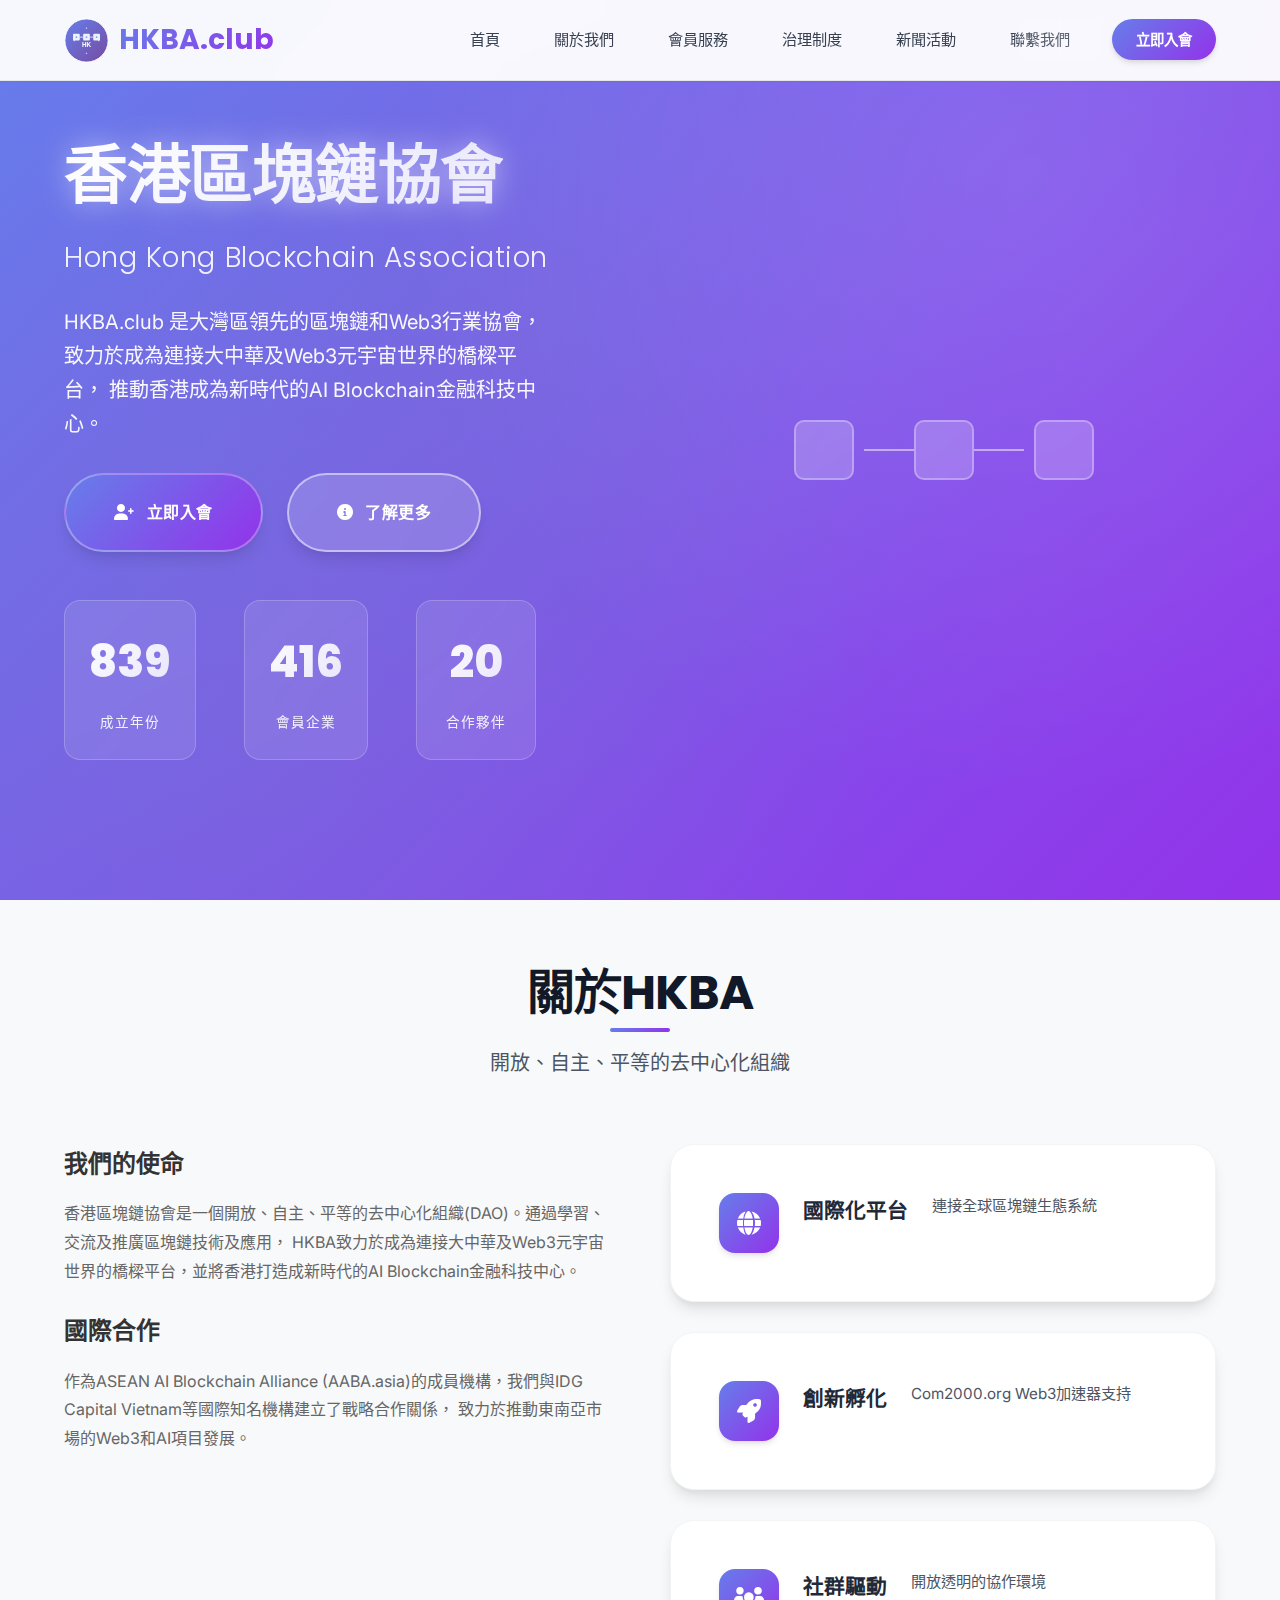
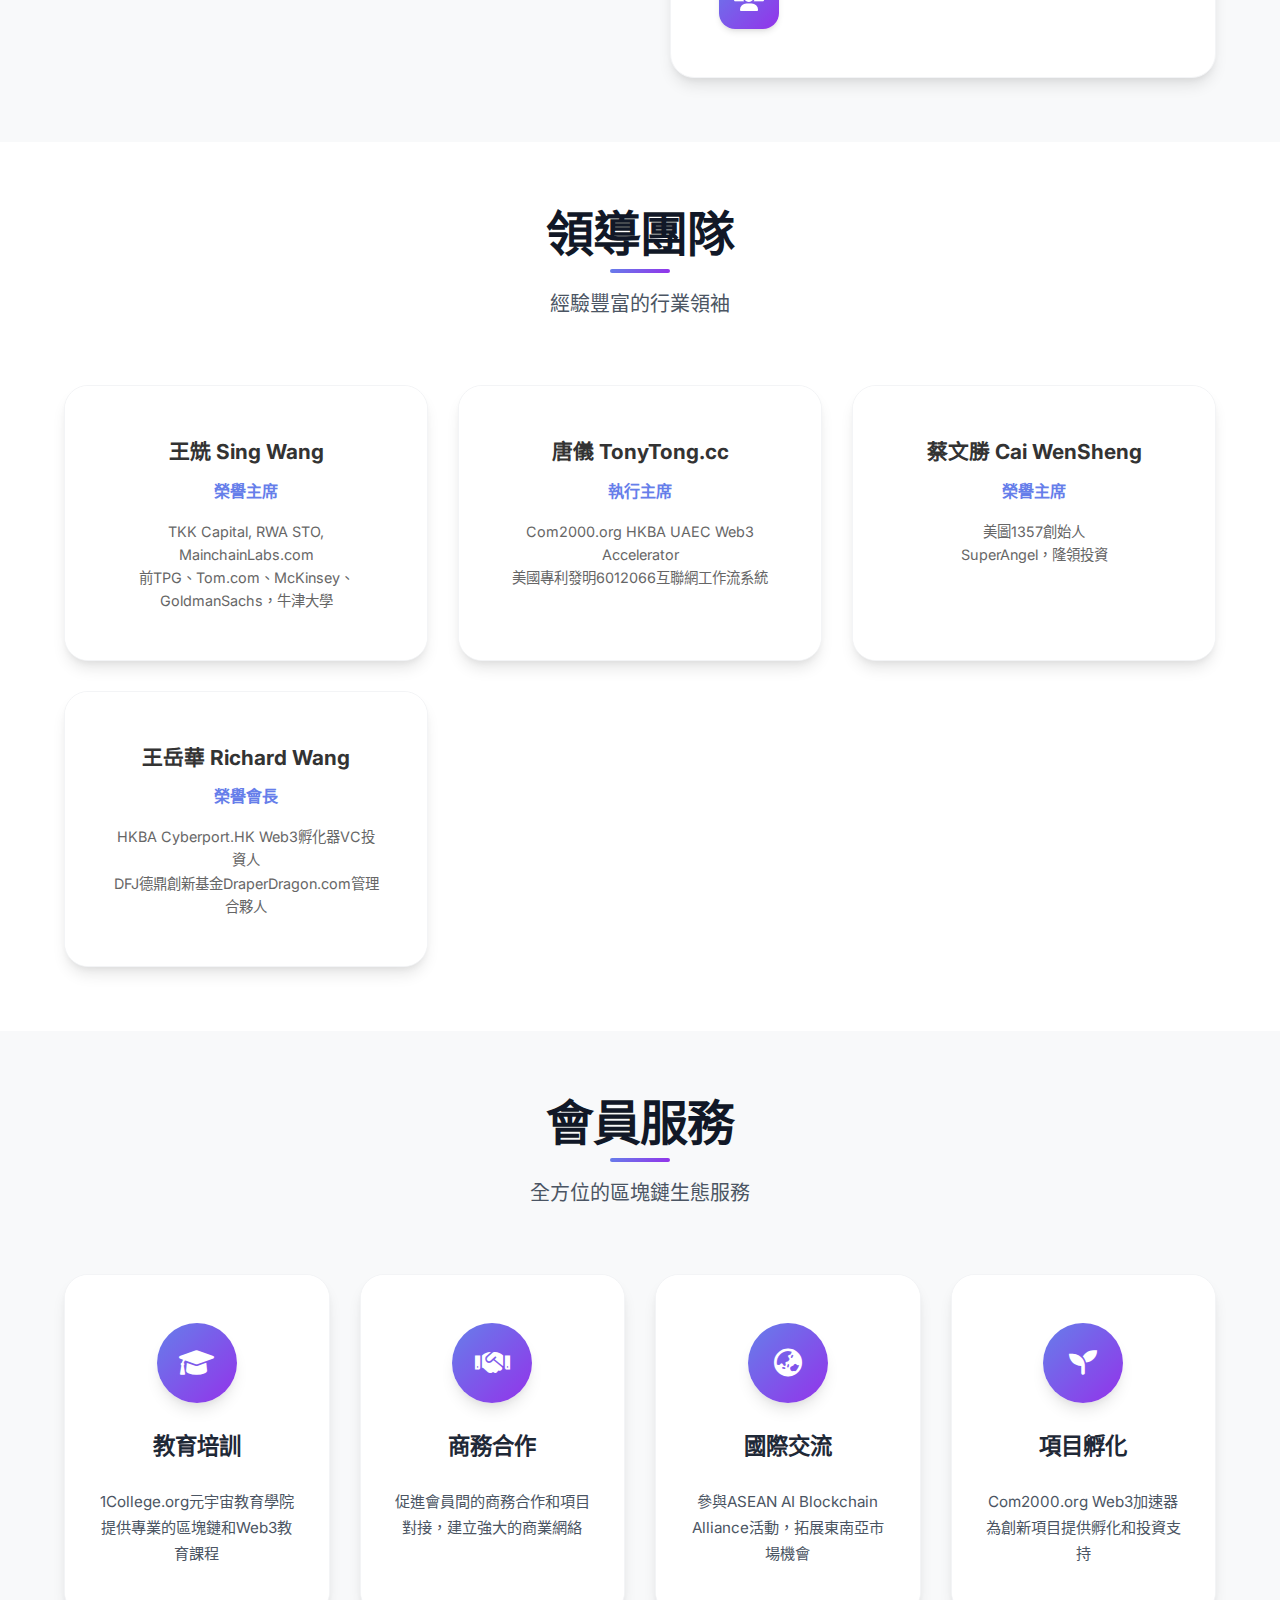
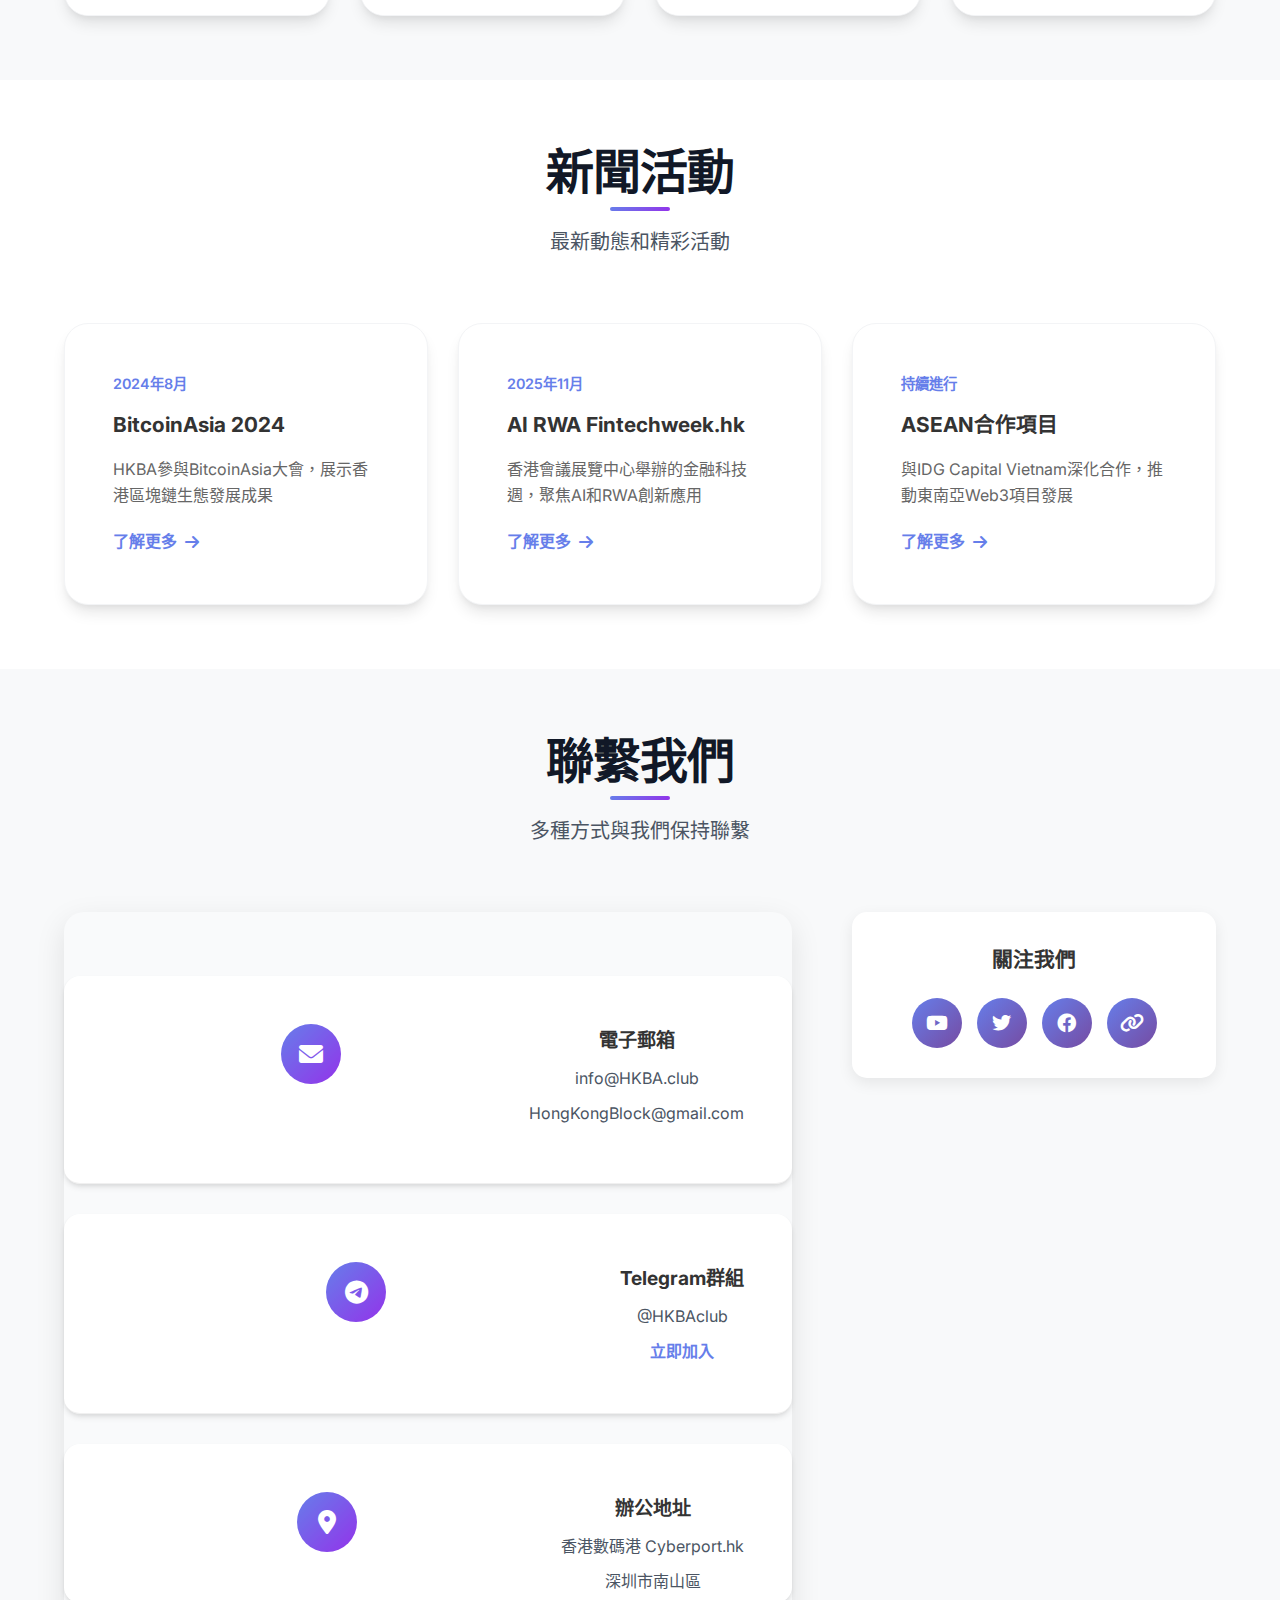
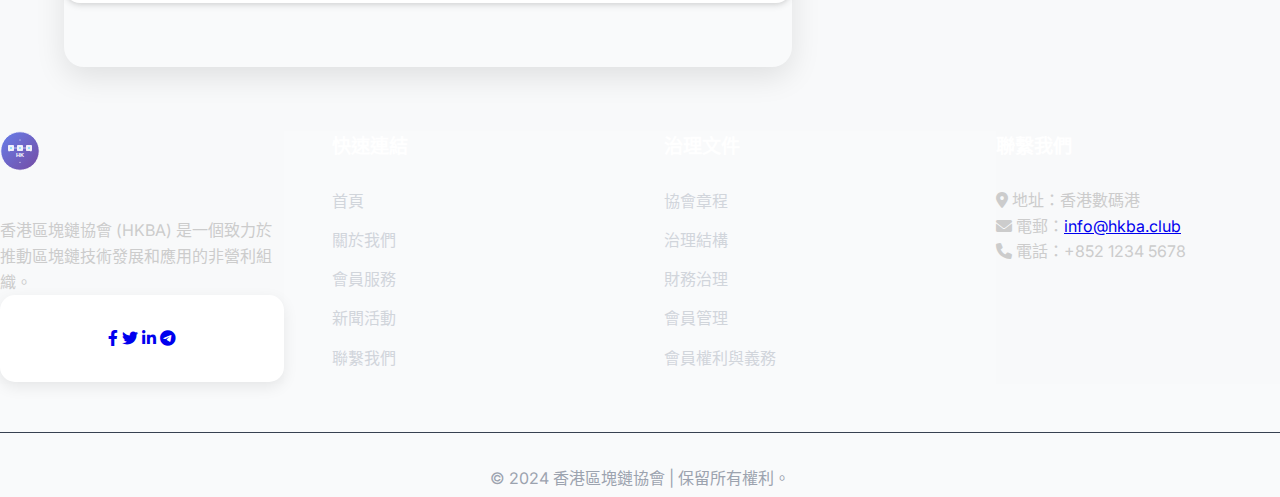
<file: index.html>
<!DOCTYPE html>
<html lang="zh-HK">
<head>
    <meta charset="UTF-8">
    <meta name="viewport" content="width=device-width, initial-scale=1.0">
    <title>香港區塊鏈協會 | HKBA.club - 推動區塊鏈技術發展與應用</title>
    <meta name="description" content="香港區塊鏈協會 (HKBA) 是一個致力於推動區塊鏈技術發展和應用的非營利組織，為會員提供教育培訓、商務合作和國際交流機會。加入我們，共同建設Web3未來。">
    <meta name="keywords" content="香港區塊鏈協會, HKBA, 區塊鏈, Web3, 加密貨幣, 數字資產, 香港, 非營利組織, DeFi, NFT, 元宇宙">
    <meta name="author" content="香港區塊鏈協會">
    <meta name="robots" content="index, follow">
    <meta property="og:title" content="香港區塊鏈協會 | HKBA.club">
    <meta property="og:description" content="香港區塊鏈協會致力於推動區塊鏈技術發展和應用，為會員提供教育培訓、商務合作和國際交流機會。">
    <meta property="og:type" content="website">
    <meta property="og:url" content="https://hkba.club">
    <meta property="og:image" content="https://hkba.club/logo.svg">
    <meta name="twitter:card" content="summary_large_image">
    <meta name="twitter:title" content="香港區塊鏈協會 | HKBA.club">
    <meta name="twitter:description" content="香港區塊鏈協會致力於推動區塊鏈技術發展和應用">
    <meta name="twitter:image" content="https://hkba.club/logo.svg">
    <link rel="canonical" href="https://hkba.club/">
    <link rel="stylesheet" href="assets/styles.css">
    <link href="https://cdnjs.cloudflare.com/ajax/libs/font-awesome/6.0.0/css/all.min.css" rel="stylesheet">
</head>
<body>
    <!-- Navigation -->
    <nav class="navbar">
        <div class="nav-container">
            <div class="nav-logo">
                <img src="assets/logo.svg" alt="HKBA Logo" class="logo">
                <span class="logo-text">HKBA.club</span>
            </div>
            <ul class="nav-menu">
                <li class="nav-item">
                    <a href="index.html" class="nav-link">首頁</a>
                </li>
                <li class="nav-item">
                    <a href="pages/about.html" class="nav-link">關於我們</a>
                </li>
                <li class="nav-item">
                    <a href="pages/membership.html" class="nav-link">會員服務</a>
                </li>
                <li class="nav-item">
                    <a href="pages/governance.html" class="nav-link">治理制度</a>
                </li>
                <li class="nav-item">
                    <a href="pages/news.html" class="nav-link">新聞活動</a>
                </li>
                <li class="nav-item">
                    <a href="pages/contact.html" class="nav-link">聯繫我們</a>
                </li>
                <li class="nav-item">
                    <a href="pages/membership-application.html" class="nav-link cta-button">立即入會</a>
                </li>
            </ul>
            <div class="hamburger">
                <span class="bar"></span>
                <span class="bar"></span>
                <span class="bar"></span>
            </div>
        </div>
    </nav>

    <!-- Hero Section -->
    <section id="home" class="hero">
        <div class="hero-container">
            <div class="hero-content">
                <h1 class="hero-title">
                    <span class="gradient-text">香港區塊鏈協會</span>
                    <br>
                    <span class="subtitle">Hong Kong Blockchain Association</span>
                </h1>
                <p class="hero-description">
                    HKBA.club 是大灣區領先的區塊鏈和Web3行業協會，致力於成為連接大中華及Web3元宇宙世界的橋樑平台，
                    推動香港成為新時代的AI Blockchain金融科技中心。
                </p>
                <div class="hero-buttons">
                    <a href="pages/membership-application.html" class="btn btn-primary">
                        <i class="fas fa-user-plus"></i>
                        立即入會
                    </a>
                    <a href="#about" class="btn btn-secondary">
                        <i class="fas fa-info-circle"></i>
                        了解更多
                    </a>
                </div>
                <div class="hero-stats">
                    <div class="stat">
                        <span class="stat-number">2017</span>
                        <span class="stat-label">成立年份</span>
                    </div>
                    <div class="stat">
                        <span class="stat-number">1000+</span>
                        <span class="stat-label">會員企業</span>
                    </div>
                    <div class="stat">
                        <span class="stat-number">50+</span>
                        <span class="stat-label">合作夥伴</span>
                    </div>
                </div>
            </div>
            <div class="hero-visual">
                <div class="blockchain-animation">
                    <div class="block"></div>
                    <div class="block"></div>
                    <div class="block"></div>
                    <div class="connection"></div>
                    <div class="connection"></div>
                </div>
            </div>
        </div>
    </section>

    <!-- About Section -->
    <section id="about" class="about">
        <div class="container">
            <div class="section-header">
                <h2 class="section-title">關於HKBA</h2>
                <p class="section-subtitle">開放、自主、平等的去中心化組織</p>
            </div>
            <div class="about-content">
                <div class="about-text">
                    <h3>我們的使命</h3>
                    <p>
                        香港區塊鏈協會是一個開放、自主、平等的去中心化組織(DAO)。通過學習、交流及推廣區塊鏈技術及應用，
                        HKBA致力於成為連接大中華及Web3元宇宙世界的橋樑平台，並將香港打造成新時代的AI Blockchain金融科技中心。
                    </p>
                    <h3>國際合作</h3>
                    <p>
                        作為ASEAN AI Blockchain Alliance (AABA.asia)的成員機構，我們與IDG Capital Vietnam等國際知名機構建立了戰略合作關係，
                        致力於推動東南亞市場的Web3和AI項目發展。
                    </p>
                </div>
                <div class="about-features">
                    <div class="feature">
                        <div class="feature-icon">
                            <i class="fas fa-globe"></i>
                        </div>
                        <h4>國際化平台</h4>
                        <p>連接全球區塊鏈生態系統</p>
                    </div>
                    <div class="feature">
                        <div class="feature-icon">
                            <i class="fas fa-rocket"></i>
                        </div>
                        <h4>創新孵化</h4>
                        <p>Com2000.org Web3加速器支持</p>
                    </div>
                    <div class="feature">
                        <div class="feature-icon">
                            <i class="fas fa-users"></i>
                        </div>
                        <h4>社群驅動</h4>
                        <p>開放透明的協作環境</p>
                    </div>
                </div>
            </div>
        </div>
    </section>

    <!-- Leadership Section -->
    <section class="leadership">
        <div class="container">
            <div class="section-header">
                <h2 class="section-title">領導團隊</h2>
                <p class="section-subtitle">經驗豐富的行業領袖</p>
            </div>
            <div class="leadership-grid">
                <div class="leader-card">
                    <div class="leader-info">
                        <h3>王兟 Sing Wang</h3>
                        <p class="leader-title">榮譽主席</p>
                        <p class="leader-desc">TKK Capital, RWA STO, MainchainLabs.com<br>前TPG、Tom.com、McKinsey、GoldmanSachs，牛津大學</p>
                    </div>
                </div>
                <div class="leader-card">
                    <div class="leader-info">
                        <h3>唐儀 TonyTong.cc</h3>
                        <p class="leader-title">執行主席</p>
                        <p class="leader-desc">Com2000.org HKBA UAEC Web3 Accelerator<br>美國專利發明6012066互聯網工作流系統</p>
                    </div>
                </div>
                <div class="leader-card">
                    <div class="leader-info">
                        <h3>蔡文勝 Cai WenSheng</h3>
                        <p class="leader-title">榮譽主席</p>
                        <p class="leader-desc">美圖1357創始人<br>SuperAngel，隆領投資</p>
                    </div>
                </div>
                <div class="leader-card">
                    <div class="leader-info">
                        <h3>王岳華 Richard Wang</h3>
                        <p class="leader-title">榮譽會長</p>
                        <p class="leader-desc">HKBA Cyberport.HK Web3孵化器VC投資人<br>DFJ德鼎創新基金DraperDragon.com管理合夥人</p>
                    </div>
                </div>
            </div>
        </div>
    </section>

    <!-- Services Section -->
    <section id="membership" class="services">
        <div class="container">
            <div class="section-header">
                <h2 class="section-title">會員服務</h2>
                <p class="section-subtitle">全方位的區塊鏈生態服務</p>
            </div>
            <div class="services-grid">
                <div class="service-card">
                    <div class="service-icon">
                        <i class="fas fa-graduation-cap"></i>
                    </div>
                    <h3>教育培訓</h3>
                    <p>1College.org元宇宙教育學院提供專業的區塊鏈和Web3教育課程</p>
                </div>
                <div class="service-card">
                    <div class="service-icon">
                        <i class="fas fa-handshake"></i>
                    </div>
                    <h3>商務合作</h3>
                    <p>促進會員間的商務合作和項目對接，建立強大的商業網絡</p>
                </div>
                <div class="service-card">
                    <div class="service-icon">
                        <i class="fas fa-globe-asia"></i>
                    </div>
                    <h3>國際交流</h3>
                    <p>參與ASEAN AI Blockchain Alliance活動，拓展東南亞市場機會</p>
                </div>
                <div class="service-card">
                    <div class="service-icon">
                        <i class="fas fa-seedling"></i>
                    </div>
                    <h3>項目孵化</h3>
                    <p>Com2000.org Web3加速器為創新項目提供孵化和投資支持</p>
                </div>
            </div>
        </div>
    </section>

    <!-- News Section -->
    <section id="news" class="news">
        <div class="container">
            <div class="section-header">
                <h2 class="section-title">新聞活動</h2>
                <p class="section-subtitle">最新動態和精彩活動</p>
            </div>
            <div class="news-grid">
                <div class="news-card">
                    <div class="news-date">2024年8月</div>
                    <h3>BitcoinAsia 2024</h3>
                    <p>HKBA參與BitcoinAsia大會，展示香港區塊鏈生態發展成果</p>
                    <a href="#" class="news-link">了解更多 <i class="fas fa-arrow-right"></i></a>
                </div>
                <div class="news-card">
                    <div class="news-date">2025年11月</div>
                    <h3>AI RWA Fintechweek.hk</h3>
                    <p>香港會議展覽中心舉辦的金融科技週，聚焦AI和RWA創新應用</p>
                    <a href="#" class="news-link">了解更多 <i class="fas fa-arrow-right"></i></a>
                </div>
                <div class="news-card">
                    <div class="news-date">持續進行</div>
                    <h3>ASEAN合作項目</h3>
                    <p>與IDG Capital Vietnam深化合作，推動東南亞Web3項目發展</p>
                    <a href="#" class="news-link">了解更多 <i class="fas fa-arrow-right"></i></a>
                </div>
            </div>
        </div>
    </section>

    <!-- Contact Section -->
    <section id="contact" class="contact">
        <div class="container">
            <div class="section-header">
                <h2 class="section-title">聯繫我們</h2>
                <p class="section-subtitle">多種方式與我們保持聯繫</p>
            </div>
            <div class="contact-content">
                <div class="contact-info">
                    <div class="contact-item">
                        <div class="contact-icon">
                            <i class="fas fa-envelope"></i>
                        </div>
                        <div class="contact-details">
                            <h4>電子郵箱</h4>
                            <p>info@HKBA.club</p>
                            <p>HongKongBlock@gmail.com</p>
                        </div>
                    </div>
                    <div class="contact-item">
                        <div class="contact-icon">
                            <i class="fab fa-telegram"></i>
                        </div>
                        <div class="contact-details">
                            <h4>Telegram群組</h4>
                            <p>@HKBAclub</p>
                            <a href="http://t.me/HKBAclub" target="_blank">立即加入</a>
                        </div>
                    </div>
                    <div class="contact-item">
                        <div class="contact-icon">
                            <i class="fas fa-map-marker-alt"></i>
                        </div>
                        <div class="contact-details">
                            <h4>辦公地址</h4>
                            <p>香港數碼港 Cyberport.hk</p>
                            <p>深圳市南山區</p>
                        </div>
                    </div>
                </div>
                <div class="social-links">
                    <h4>關注我們</h4>
                    <div class="social-icons">
                        <a href="https://www.youtube.com/@HongKongBlockchain" target="_blank">
                            <i class="fab fa-youtube"></i>
                        </a>
                        <a href="https://X.com/HKBAclub" target="_blank">
                            <i class="fab fa-twitter"></i>
                        </a>
                        <a href="https://Facebook.com/HongKongBA" target="_blank">
                            <i class="fab fa-facebook"></i>
                        </a>
                        <a href="https://Linktr.ee/HKBA" target="_blank">
                            <i class="fas fa-link"></i>
                        </a>
                    </div>
                </div>
            </div>
        </div>
    </section>

    <!-- Footer -->
    <footer>
        <div class="footer-content">
            <div class="footer-section about">
                <a href="index.html" class="footer-logo-link">
                    <img src="assets/logo.svg" alt="HKBA Logo" class="footer-logo">
                </a>
                <p>香港區塊鏈協會 (HKBA) 是一個致力於推動區塊鏈技術發展和應用的非營利組織。</p>
                <div class="social-links">
                    <a href="#"><i class="fab fa-facebook-f"></i></a>
                    <a href="#"><i class="fab fa-twitter"></i></a>
                    <a href="#"><i class="fab fa-linkedin-in"></i></a>
                    <a href="#"><i class="fab fa-telegram-plane"></i></a>
                </div>
            </div>
            <div class="footer-section links">
                <h4>快速連結</h4>
                <ul>
                    <li><a href="index.html">首頁</a></li>
                    <li><a href="pages/about.html">關於我們</a></li>
                    <li><a href="pages/membership.html">會員服務</a></li>
                    <li><a href="pages/news.html">新聞活動</a></li>
                    <li><a href="pages/contact.html">聯繫我們</a></li>
                </ul>
            </div>
            <div class="footer-section links">
                <h4>治理文件</h4>
                <ul>
                    <li><a href="pages/charter.html">協會章程</a></li>
                    <li><a href="pages/governance_structure.html">治理結構</a></li>
                    <li><a href="pages/financial_governance.html">財務治理</a></li>
                    <li><a href="pages/member_management.html">會員管理</a></li>
                    <li><a href="pages/member_rights_duties.html">會員權利與義務</a></li>
                </ul>
            </div>
            <div class="footer-section contact">
                <h4>聯繫我們</h4>
                <p><i class="fas fa-map-marker-alt"></i> 地址：香港數碼港</p>
                <p><i class="fas fa-envelope"></i> 電郵：<a href="mailto:info@hkba.club">info@hkba.club</a></p>
                <p><i class="fas fa-phone"></i> 電話：+852 1234 5678</p>
            </div>
        </div>
        <div class="footer-bottom">
            <p>&copy; 2024 香港區塊鏈協會 | 保留所有權利。</p>
        </div>
    </footer>

    <script src="assets/script.js"></script>
</body>
</html>
</file>
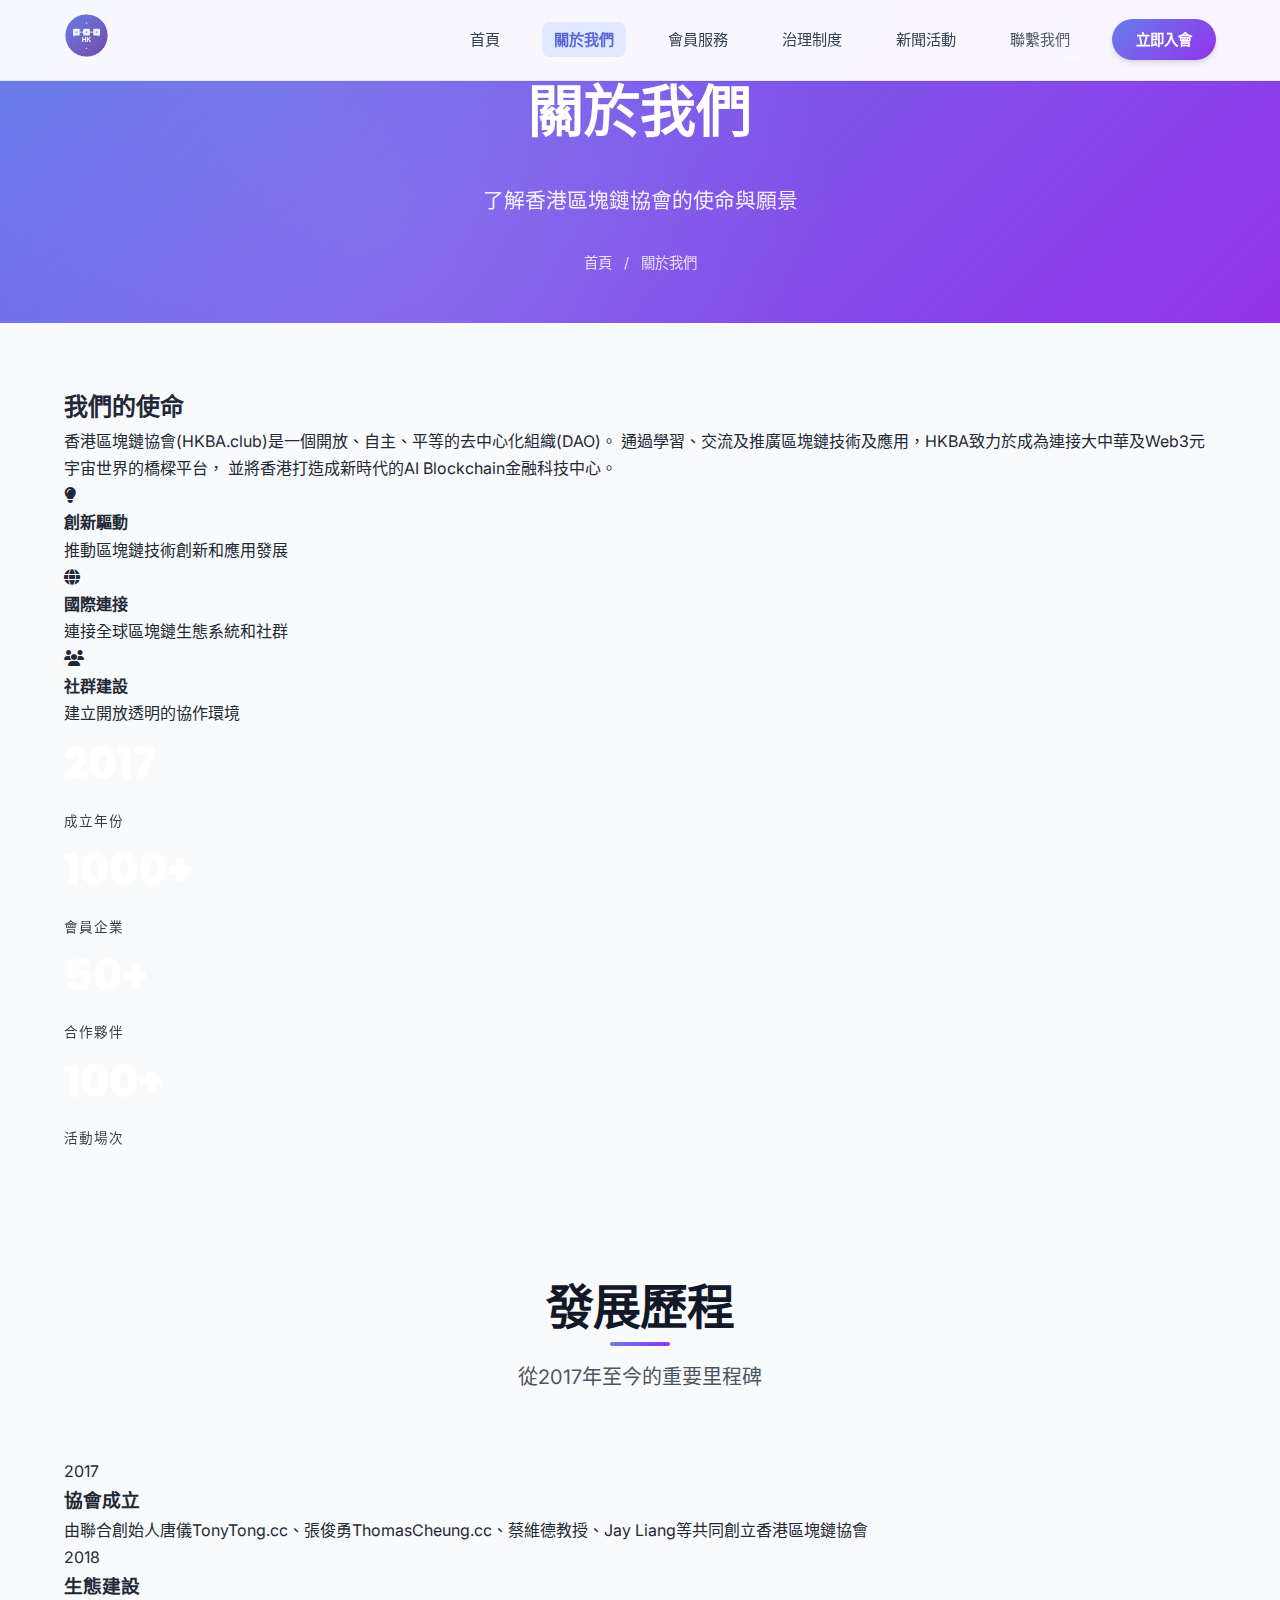
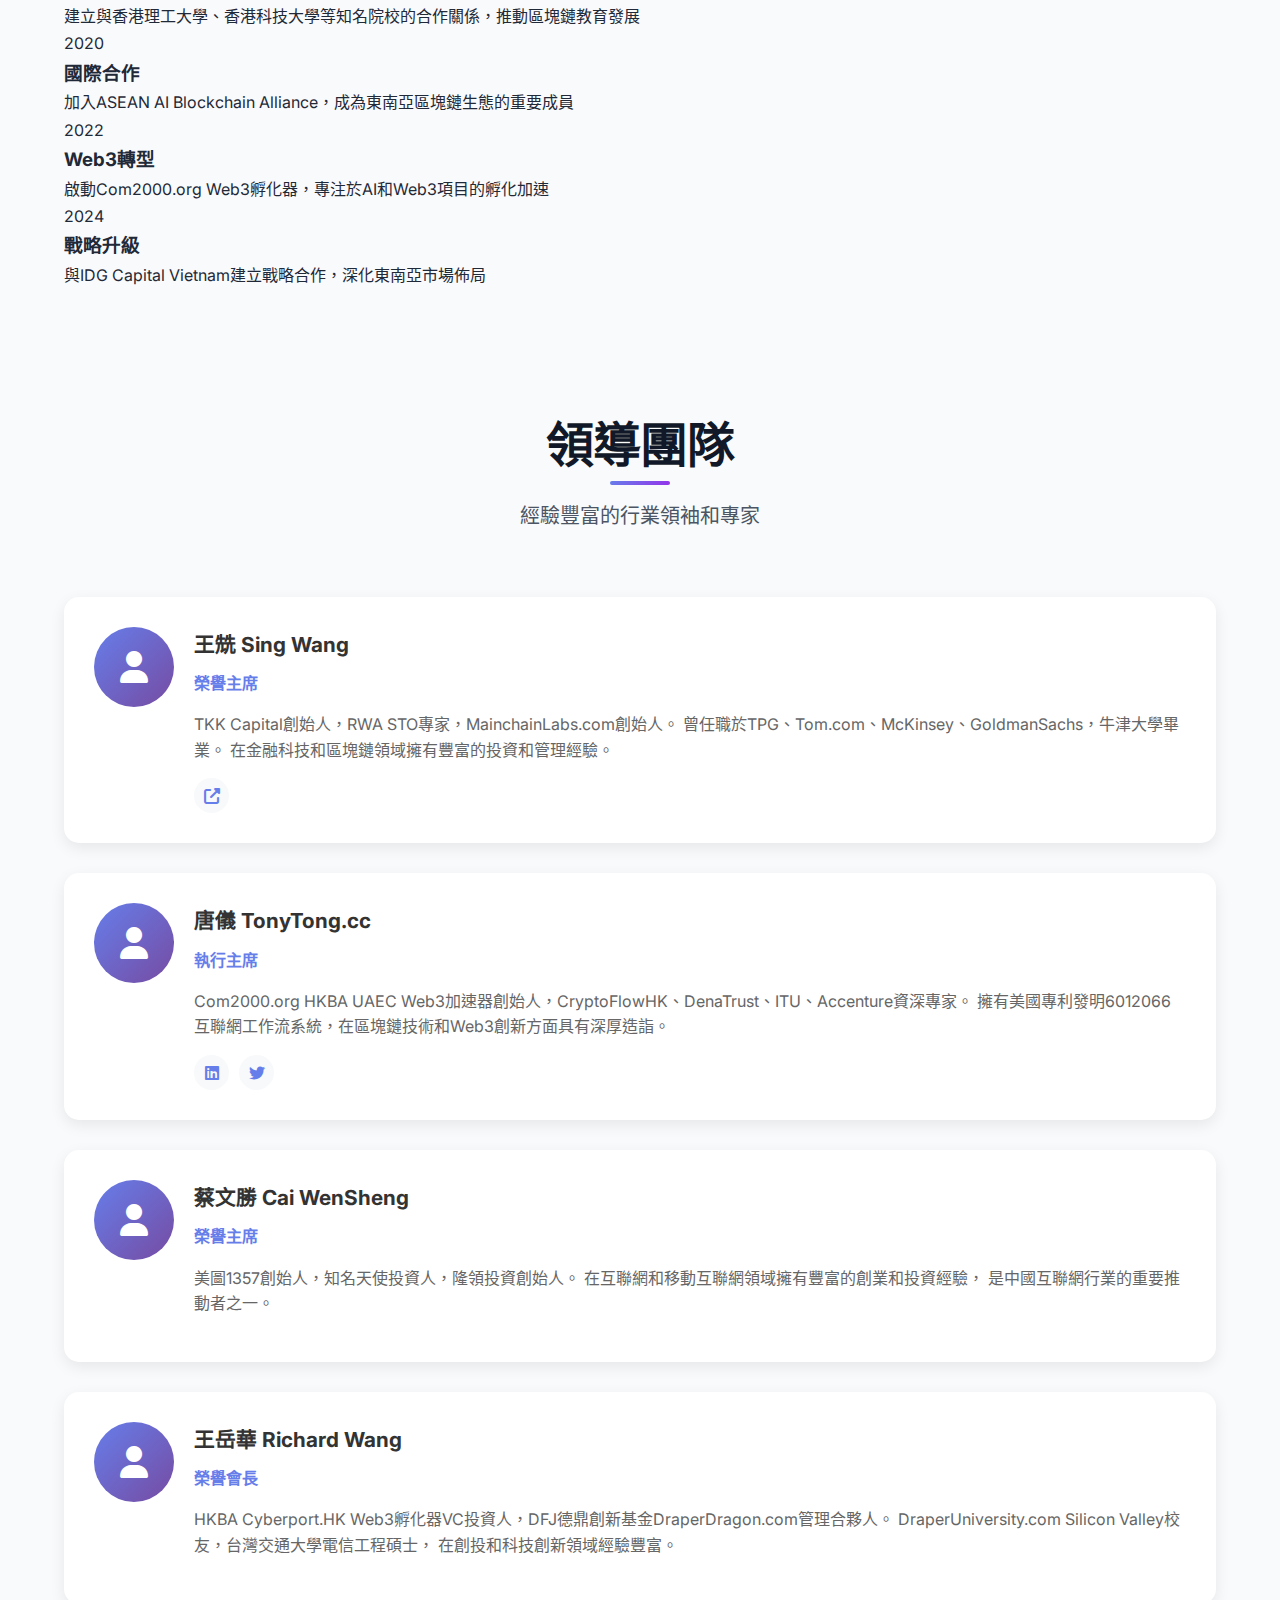
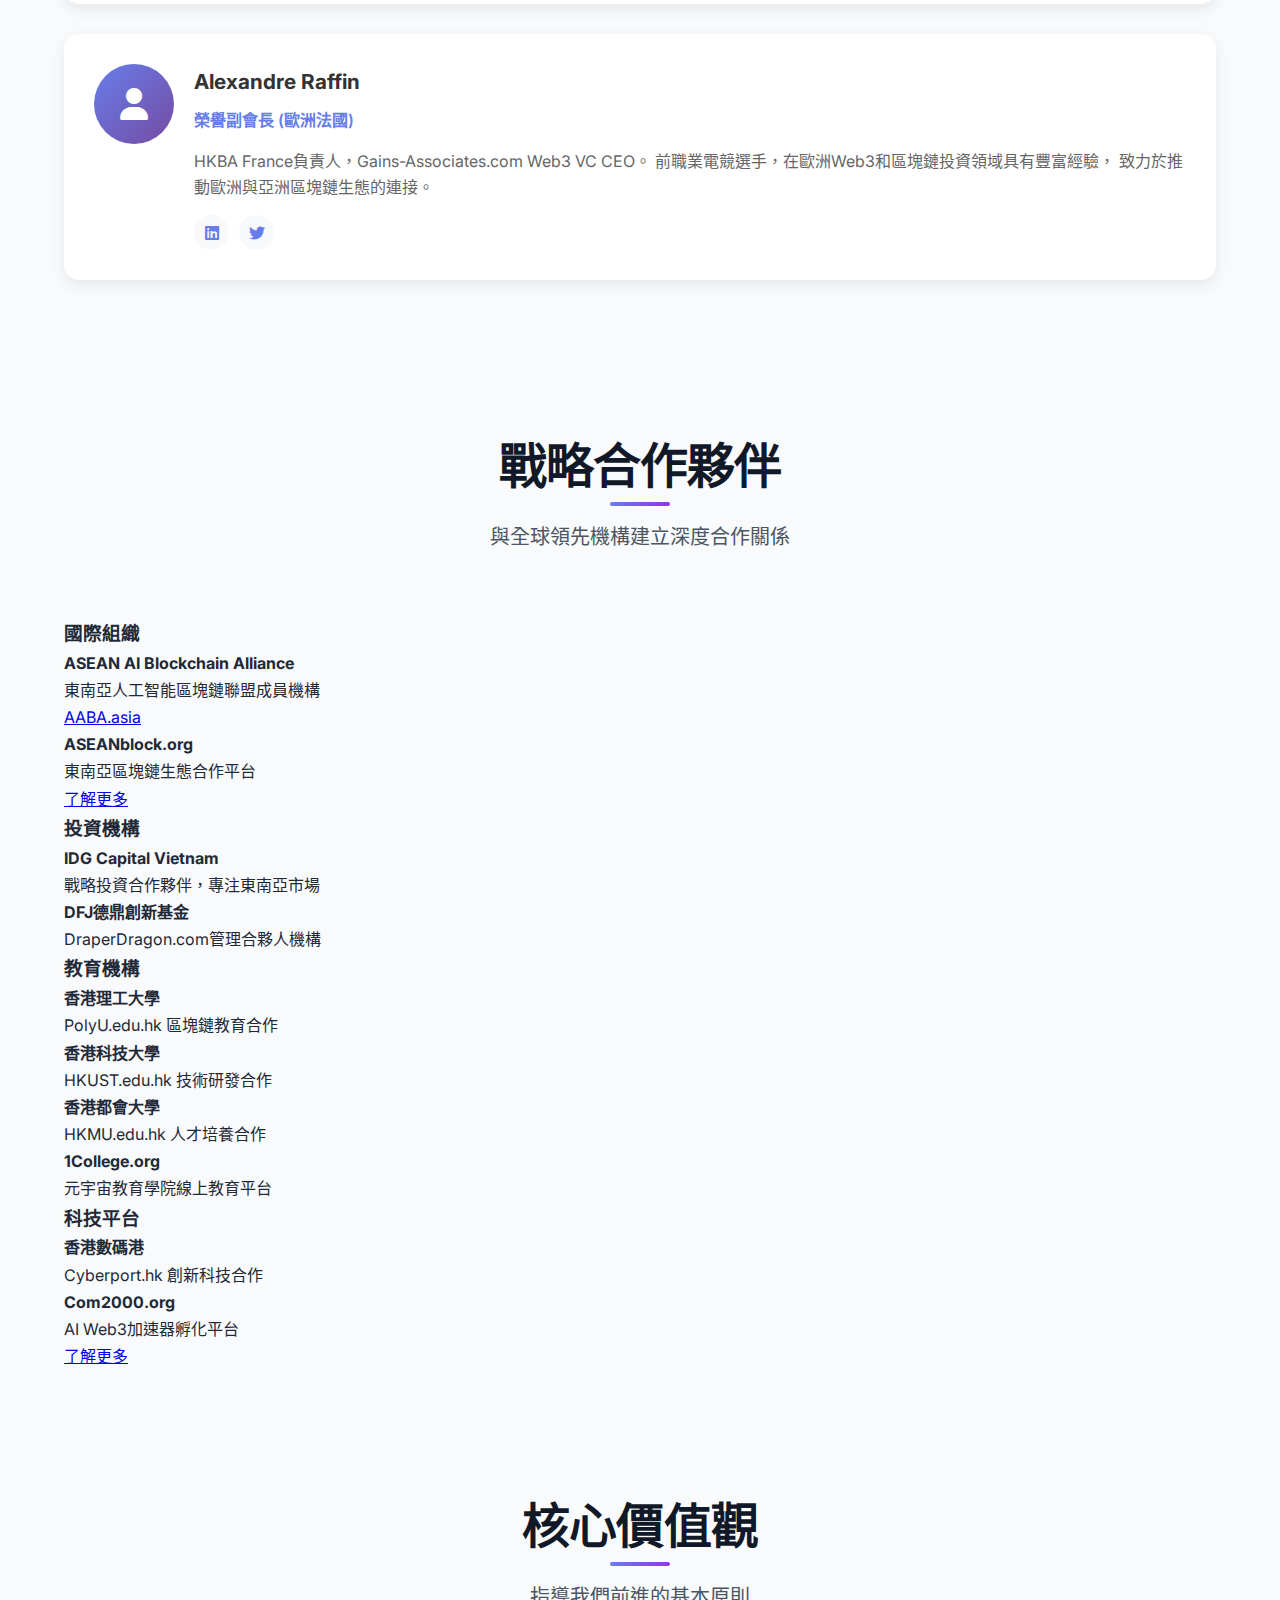
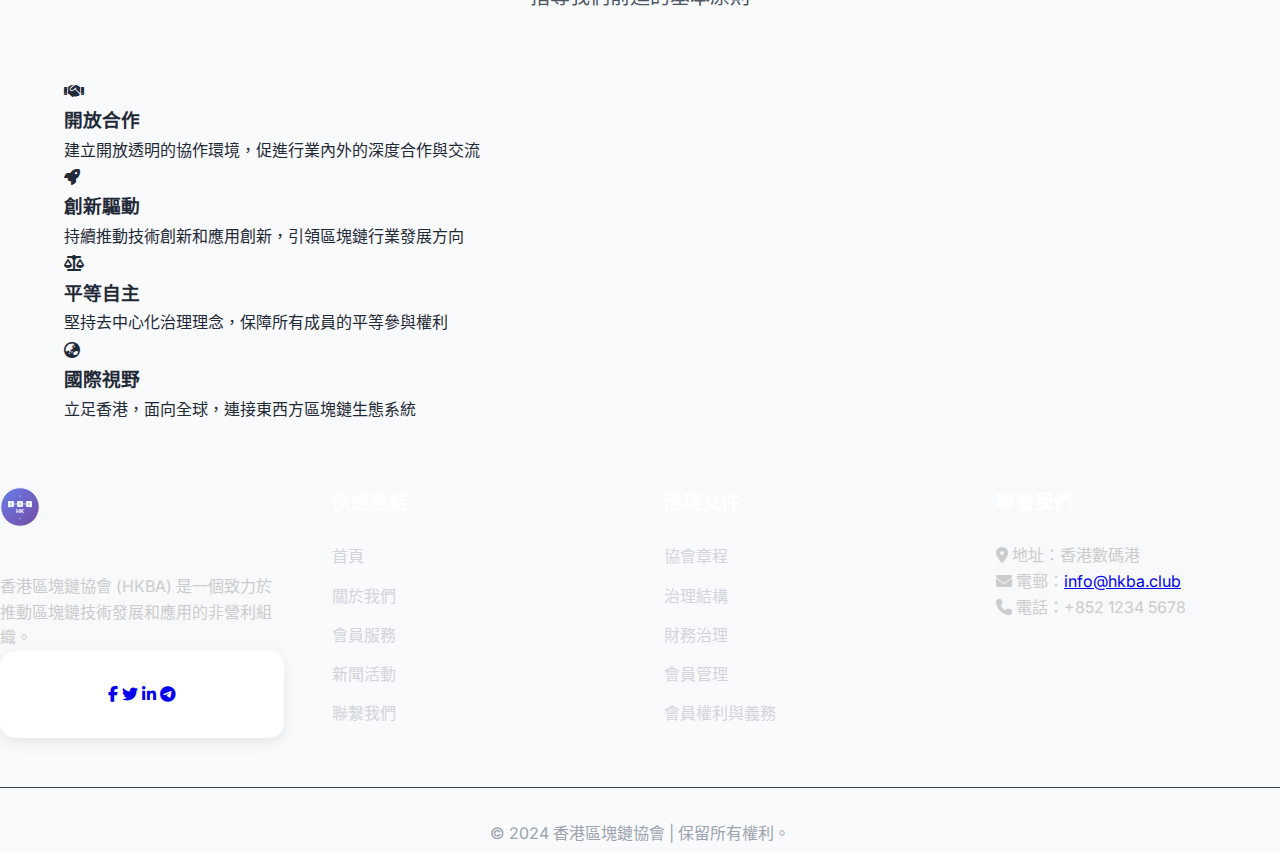
<file: pages/about.html>
<!DOCTYPE html>
<html lang="zh-HK">
<head>
    
    <meta charset="UTF-8">
    <meta name="viewport" content="width=device-width, initial-scale=1.0">
    <title>關於我們 - 香港區塊鏈協會 | HKBA.club</title>
    <meta name="description" content="了解香港區塊鏈協會的使命、願景和團隊。我們致力於推動區塊鏈技術發展，促進行業創新與合作，建設Web3生態系統。">
    <meta name="keywords" content="香港區塊鏈協會, HKBA, 關於我們, 區塊鏈, Web3, 團隊, 使命, 願景, 唐儀, 蔡文勝, 王岳華">
    <meta name="author" content="香港區塊鏈協會">
    <meta name="robots" content="index, follow">
    <meta property="og:title" content="關於我們 - 香港區塊鏈協會">
    <meta property="og:description" content="了解香港區塊鏈協會的使命、願景和團隊，我們致力於推動區塊鏈技術發展與創新。">
    <meta property="og:type" content="website">
    <meta property="og:url" content="https://hkba.club/about.html">
    <meta property="og:image" content="https://hkba.club/logo.svg">
    <meta name="twitter:card" content="summary">
    <meta name="twitter:title" content="關於我們 - 香港區塊鏈協會">
    <meta name="twitter:description" content="了解香港區塊鏈協會的使命、願景和團隊">
    <link rel="canonical" href="https://hkba.club/about.html">
    <link rel="stylesheet" href="../assets/styles.css">
    <link rel="stylesheet" href="https://cdnjs.cloudflare.com/ajax/libs/font-awesome/6.4.0/css/all.min.css">
    <link href="https://fonts.googleapis.com/css2?family=Noto+Sans+TC:wght@400;700&display=swap" rel="stylesheet">
</head>
<body>
    <header>
        <nav class="navbar">
            <div class="nav-container">
                <a href="../index.html" class="nav-logo-link">
                    <img src="../assets/logo.svg" alt="HKBA Logo" class="logo">
                </a>
                <ul class="nav-menu">
                    <li class="nav-item"><a href="../index.html" class="nav-link">首頁</a></li>
                    <li class="nav-item"><a href="about.html" class="nav-link active">關於我們</a></li>
                    <li class="nav-item"><a href="membership.html" class="nav-link">會員服務</a></li>
                    <li class="nav-item"><a href="governance.html" class="nav-link">治理制度</a></li>
                    <li class="nav-item"><a href="news.html" class="nav-link">新聞活動</a></li>
                    <li class="nav-item"><a href="contact.html" class="nav-link">聯繫我們</a></li>
                    <li class="nav-item"><a href="membership-application.html" class="nav-link cta-button">立即入會</a></li>
                </ul>
                <button class="hamburger" id="hamburger-menu" aria-label="Toggle menu" aria-expanded="false">
                    <span class="bar"></span>
                    <span class="bar"></span>
                    <span class="bar"></span>
                </button>
            </div>
        </nav>
    </header>

    <!-- Page Header -->
    <section class="page-header">
        <div class="container">
            <h1 class="page-title">關於我們</h1>
            <p class="page-subtitle">了解香港區塊鏈協會的使命與願景</p>
            <nav class="breadcrumb">
                <a href="index.html">首頁</a>
                <span>/</span>
                <span>關於我們</span>
            </nav>
        </div>
    </section>

    <!-- Mission Section -->
    <section class="mission">
        <div class="container">
            <div class="mission-content">
                <div class="mission-text">
                    <h2>我們的使命</h2>
                    <p class="lead">
                        香港區塊鏈協會(HKBA.club)是一個開放、自主、平等的去中心化組織(DAO)。
                        通過學習、交流及推廣區塊鏈技術及應用，HKBA致力於成為連接大中華及Web3元宇宙世界的橋樑平台，
                        並將香港打造成新時代的AI Blockchain金融科技中心。
                    </p>
                    <div class="mission-points">
                        <div class="point">
                            <div class="point-icon">
                                <i class="fas fa-lightbulb"></i>
                            </div>
                            <div class="point-content">
                                <h4>創新驅動</h4>
                                <p>推動區塊鏈技術創新和應用發展</p>
                            </div>
                        </div>
                        <div class="point">
                            <div class="point-icon">
                                <i class="fas fa-globe"></i>
                            </div>
                            <div class="point-content">
                                <h4>國際連接</h4>
                                <p>連接全球區塊鏈生態系統和社群</p>
                            </div>
                        </div>
                        <div class="point">
                            <div class="point-icon">
                                <i class="fas fa-users"></i>
                            </div>
                            <div class="point-content">
                                <h4>社群建設</h4>
                                <p>建立開放透明的協作環境</p>
                            </div>
                        </div>
                    </div>
                </div>
                <div class="mission-visual">
                    <div class="stats-grid">
                        <div class="stat-card">
                            <div class="stat-number">2017</div>
                            <div class="stat-label">成立年份</div>
                        </div>
                        <div class="stat-card">
                            <div class="stat-number">1000+</div>
                            <div class="stat-label">會員企業</div>
                        </div>
                        <div class="stat-card">
                            <div class="stat-number">50+</div>
                            <div class="stat-label">合作夥伴</div>
                        </div>
                        <div class="stat-card">
                            <div class="stat-number">100+</div>
                            <div class="stat-label">活動場次</div>
                        </div>
                    </div>
                </div>
            </div>
        </div>
    </section>

    <!-- History Section -->
    <section class="history">
        <div class="container">
            <div class="section-header">
                <h2 class="section-title">發展歷程</h2>
                <p class="section-subtitle">從2017年至今的重要里程碑</p>
            </div>
            <div class="timeline">
                <div class="timeline-item">
                    <div class="timeline-year">2017</div>
                    <div class="timeline-content">
                        <h3>協會成立</h3>
                        <p>由聯合創始人唐儀TonyTong.cc、張俊勇ThomasCheung.cc、蔡維德教授、Jay Liang等共同創立香港區塊鏈協會</p>
                    </div>
                </div>
                <div class="timeline-item">
                    <div class="timeline-year">2018</div>
                    <div class="timeline-content">
                        <h3>生態建設</h3>
                        <p>建立與香港理工大學、香港科技大學等知名院校的合作關係，推動區塊鏈教育發展</p>
                    </div>
                </div>
                <div class="timeline-item">
                    <div class="timeline-year">2020</div>
                    <div class="timeline-content">
                        <h3>國際合作</h3>
                        <p>加入ASEAN AI Blockchain Alliance，成為東南亞區塊鏈生態的重要成員</p>
                    </div>
                </div>
                <div class="timeline-item">
                    <div class="timeline-year">2022</div>
                    <div class="timeline-content">
                        <h3>Web3轉型</h3>
                        <p>啟動Com2000.org Web3孵化器，專注於AI和Web3項目的孵化加速</p>
                    </div>
                </div>
                <div class="timeline-item">
                    <div class="timeline-year">2024</div>
                    <div class="timeline-content">
                        <h3>戰略升級</h3>
                        <p>與IDG Capital Vietnam建立戰略合作，深化東南亞市場佈局</p>
                    </div>
                </div>
            </div>
        </div>
    </section>

    <!-- Leadership Team -->
    <section class="leadership-detail">
        <div class="container">
            <div class="section-header">
                <h2 class="section-title">領導團隊</h2>
                <p class="section-subtitle">經驗豐富的行業領袖和專家</p>
            </div>
            <div class="leaders-grid">
                <div class="leader-profile">
                    <div class="leader-avatar">
                        <div class="avatar-placeholder">
                            <i class="fas fa-user"></i>
                        </div>
                    </div>
                    <div class="leader-details">
                        <h3>王兟 Sing Wang</h3>
                        <p class="leader-position">榮譽主席</p>
                        <p class="leader-bio">
                            TKK Capital創始人，RWA STO專家，MainchainLabs.com創始人。
                            曾任職於TPG、Tom.com、McKinsey、GoldmanSachs，牛津大學畢業。
                            在金融科技和區塊鏈領域擁有豐富的投資和管理經驗。
                        </p>
                        <div class="leader-links">
                            <a href="https://baike.sogou.com/v6679895.htm" target="_blank">
                                <i class="fas fa-external-link-alt"></i>
                            </a>
                        </div>
                    </div>
                </div>
                
                <div class="leader-profile">
                    <div class="leader-avatar">
                        <div class="avatar-placeholder">
                            <i class="fas fa-user"></i>
                        </div>
                    </div>
                    <div class="leader-details">
                        <h3>唐儀 TonyTong.cc</h3>
                        <p class="leader-position">執行主席</p>
                        <p class="leader-bio">
                            Com2000.org HKBA UAEC Web3加速器創始人，CryptoFlowHK、DenaTrust、ITU、Accenture資深專家。
                            擁有美國專利發明6012066互聯網工作流系統，在區塊鏈技術和Web3創新方面具有深厚造詣。
                        </p>
                        <div class="leader-links">
                            <a href="https://linkedin.com/in/ttpact/" target="_blank">
                                <i class="fab fa-linkedin"></i>
                            </a>
                            <a href="https://x.com/TonyTongHKBA" target="_blank">
                                <i class="fab fa-twitter"></i>
                            </a>
                        </div>
                    </div>
                </div>
                
                <div class="leader-profile">
                    <div class="leader-avatar">
                        <div class="avatar-placeholder">
                            <i class="fas fa-user"></i>
                        </div>
                    </div>
                    <div class="leader-details">
                        <h3>蔡文勝 Cai WenSheng</h3>
                        <p class="leader-position">榮譽主席</p>
                        <p class="leader-bio">
                            美圖1357創始人，知名天使投資人，隆領投資創始人。
                            在互聯網和移動互聯網領域擁有豐富的創業和投資經驗，
                            是中國互聯網行業的重要推動者之一。
                        </p>
                    </div>
                </div>
                
                <div class="leader-profile">
                    <div class="leader-avatar">
                        <div class="avatar-placeholder">
                            <i class="fas fa-user"></i>
                        </div>
                    </div>
                    <div class="leader-details">
                        <h3>王岳華 Richard Wang</h3>
                        <p class="leader-position">榮譽會長</p>
                        <p class="leader-bio">
                            HKBA Cyberport.HK Web3孵化器VC投資人，DFJ德鼎創新基金DraperDragon.com管理合夥人。
                            DraperUniversity.com Silicon Valley校友，台灣交通大學電信工程碩士，
                            在創投和科技創新領域經驗豐富。
                        </p>
                    </div>
                </div>
                
                <div class="leader-profile">
                    <div class="leader-avatar">
                        <div class="avatar-placeholder">
                            <i class="fas fa-user"></i>
                        </div>
                    </div>
                    <div class="leader-details">
                        <h3>Alexandre Raffin</h3>
                        <p class="leader-position">榮譽副會長 (歐洲法國)</p>
                        <p class="leader-bio">
                            HKBA France負責人，Gains-Associates.com Web3 VC CEO。
                            前職業電競選手，在歐洲Web3和區塊鏈投資領域具有豐富經驗，
                            致力於推動歐洲與亞洲區塊鏈生態的連接。
                        </p>
                        <div class="leader-links">
                            <a href="https://linkedin.com/in/alexandre-raffin" target="_blank">
                                <i class="fab fa-linkedin"></i>
                            </a>
                            <a href="https://x.com/AlexandreRaffin" target="_blank">
                                <i class="fab fa-twitter"></i>
                            </a>
                        </div>
                    </div>
                </div>
            </div>
        </div>
    </section>

    <!-- Partners Section -->
    <section class="partners">
        <div class="container">
            <div class="section-header">
                <h2 class="section-title">戰略合作夥伴</h2>
                <p class="section-subtitle">與全球領先機構建立深度合作關係</p>
            </div>
            <div class="partners-grid">
                <div class="partner-category">
                    <h3>國際組織</h3>
                    <div class="partner-list">
                        <div class="partner-item">
                            <h4>ASEAN AI Blockchain Alliance</h4>
                            <p>東南亞人工智能區塊鏈聯盟成員機構</p>
                            <a href="https://AABA.asia" target="_blank">AABA.asia</a>
                        </div>
                        <div class="partner-item">
                            <h4>ASEANblock.org</h4>
                            <p>東南亞區塊鏈生態合作平台</p>
                            <a href="https://sites.google.com/view/aseanblock/" target="_blank">了解更多</a>
                        </div>
                    </div>
                </div>
                
                <div class="partner-category">
                    <h3>投資機構</h3>
                    <div class="partner-list">
                        <div class="partner-item">
                            <h4>IDG Capital Vietnam</h4>
                            <p>戰略投資合作夥伴，專注東南亞市場</p>
                        </div>
                        <div class="partner-item">
                            <h4>DFJ德鼎創新基金</h4>
                            <p>DraperDragon.com管理合夥人機構</p>
                        </div>
                    </div>
                </div>
                
                <div class="partner-category">
                    <h3>教育機構</h3>
                    <div class="partner-list">
                        <div class="partner-item">
                            <h4>香港理工大學</h4>
                            <p>PolyU.edu.hk 區塊鏈教育合作</p>
                        </div>
                        <div class="partner-item">
                            <h4>香港科技大學</h4>
                            <p>HKUST.edu.hk 技術研發合作</p>
                        </div>
                        <div class="partner-item">
                            <h4>香港都會大學</h4>
                            <p>HKMU.edu.hk 人才培養合作</p>
                        </div>
                        <div class="partner-item">
                            <h4>1College.org</h4>
                            <p>元宇宙教育學院線上教育平台</p>
                        </div>
                    </div>
                </div>
                
                <div class="partner-category">
                    <h3>科技平台</h3>
                    <div class="partner-list">
                        <div class="partner-item">
                            <h4>香港數碼港</h4>
                            <p>Cyberport.hk 創新科技合作</p>
                        </div>
                        <div class="partner-item">
                            <h4>Com2000.org</h4>
                            <p>AI Web3加速器孵化平台</p>
                            <a href="https://com2000-landing-page.netlify.app/" target="_blank">了解更多</a>
                        </div>
                    </div>
                </div>
            </div>
        </div>
    </section>

    <!-- Values Section -->
    <section class="values">
        <div class="container">
            <div class="section-header">
                <h2 class="section-title">核心價值觀</h2>
                <p class="section-subtitle">指導我們前進的基本原則</p>
            </div>
            <div class="values-grid">
                <div class="value-card">
                    <div class="value-icon">
                        <i class="fas fa-handshake"></i>
                    </div>
                    <h3>開放合作</h3>
                    <p>建立開放透明的協作環境，促進行業內外的深度合作與交流</p>
                </div>
                <div class="value-card">
                    <div class="value-icon">
                        <i class="fas fa-rocket"></i>
                    </div>
                    <h3>創新驅動</h3>
                    <p>持續推動技術創新和應用創新，引領區塊鏈行業發展方向</p>
                </div>
                <div class="value-card">
                    <div class="value-icon">
                        <i class="fas fa-balance-scale"></i>
                    </div>
                    <h3>平等自主</h3>
                    <p>堅持去中心化治理理念，保障所有成員的平等參與權利</p>
                </div>
                <div class="value-card">
                    <div class="value-icon">
                        <i class="fas fa-globe-asia"></i>
                    </div>
                    <h3>國際視野</h3>
                    <p>立足香港，面向全球，連接東西方區塊鏈生態系統</p>
                </div>
            </div>
        </div>
    </section>

    <!-- Footer -->
    <footer>
        <div class="footer-content">
            <div class="footer-section about">
                <a href="../index.html" class="footer-logo-link">
                    <img src="../assets/logo.svg" alt="HKBA Logo" class="footer-logo">
                </a>
                <p>香港區塊鏈協會 (HKBA) 是一個致力於推動區塊鏈技術發展和應用的非營利組織。</p>
                <div class="social-links">
                    <a href="#"><i class="fab fa-facebook-f"></i></a>
                    <a href="#"><i class="fab fa-twitter"></i></a>
                    <a href="#"><i class="fab fa-linkedin-in"></i></a>
                    <a href="#"><i class="fab fa-telegram-plane"></i></a>
                </div>
            </div>
            <div class="footer-section links">
                <h4>快速連結</h4>
                <ul>
                    <li><a href="../index.html">首頁</a></li>
                    <li><a href="about.html">關於我們</a></li>
                    <li><a href="membership.html">會員服務</a></li>
                    <li><a href="news.html">新聞活動</a></li>
                    <li><a href="contact.html">聯繫我們</a></li>
                </ul>
            </div>
            <div class="footer-section links">
                <h4>治理文件</h4>
                <ul>
                    <li><a href="charter.html">協會章程</a></li>
                    <li><a href="governance_structure.html">治理結構</a></li>
                    <li><a href="financial_governance.html">財務治理</a></li>
                    <li><a href="member_management.html">會員管理</a></li>
                    <li><a href="member_rights_duties.html">會員權利與義務</a></li>
                </ul>
            </div>
            <div class="footer-section contact">
                <h4>聯繫我們</h4>
                <p><i class="fas fa-map-marker-alt"></i> 地址：香港數碼港</p>
                <p><i class="fas fa-envelope"></i> 電郵：<a href="mailto:info@hkba.club">info@hkba.club</a></p>
                <p><i class="fas fa-phone"></i> 電話：+852 1234 5678</p>
            </div>
        </div>
        <div class="footer-bottom">
            <p>&copy; 2024 香港區塊鏈協會 | 保留所有權利。</p>
        </div>
    </footer>

    <script src="../assets/script.js"></script>
</body>
</html>
</file>
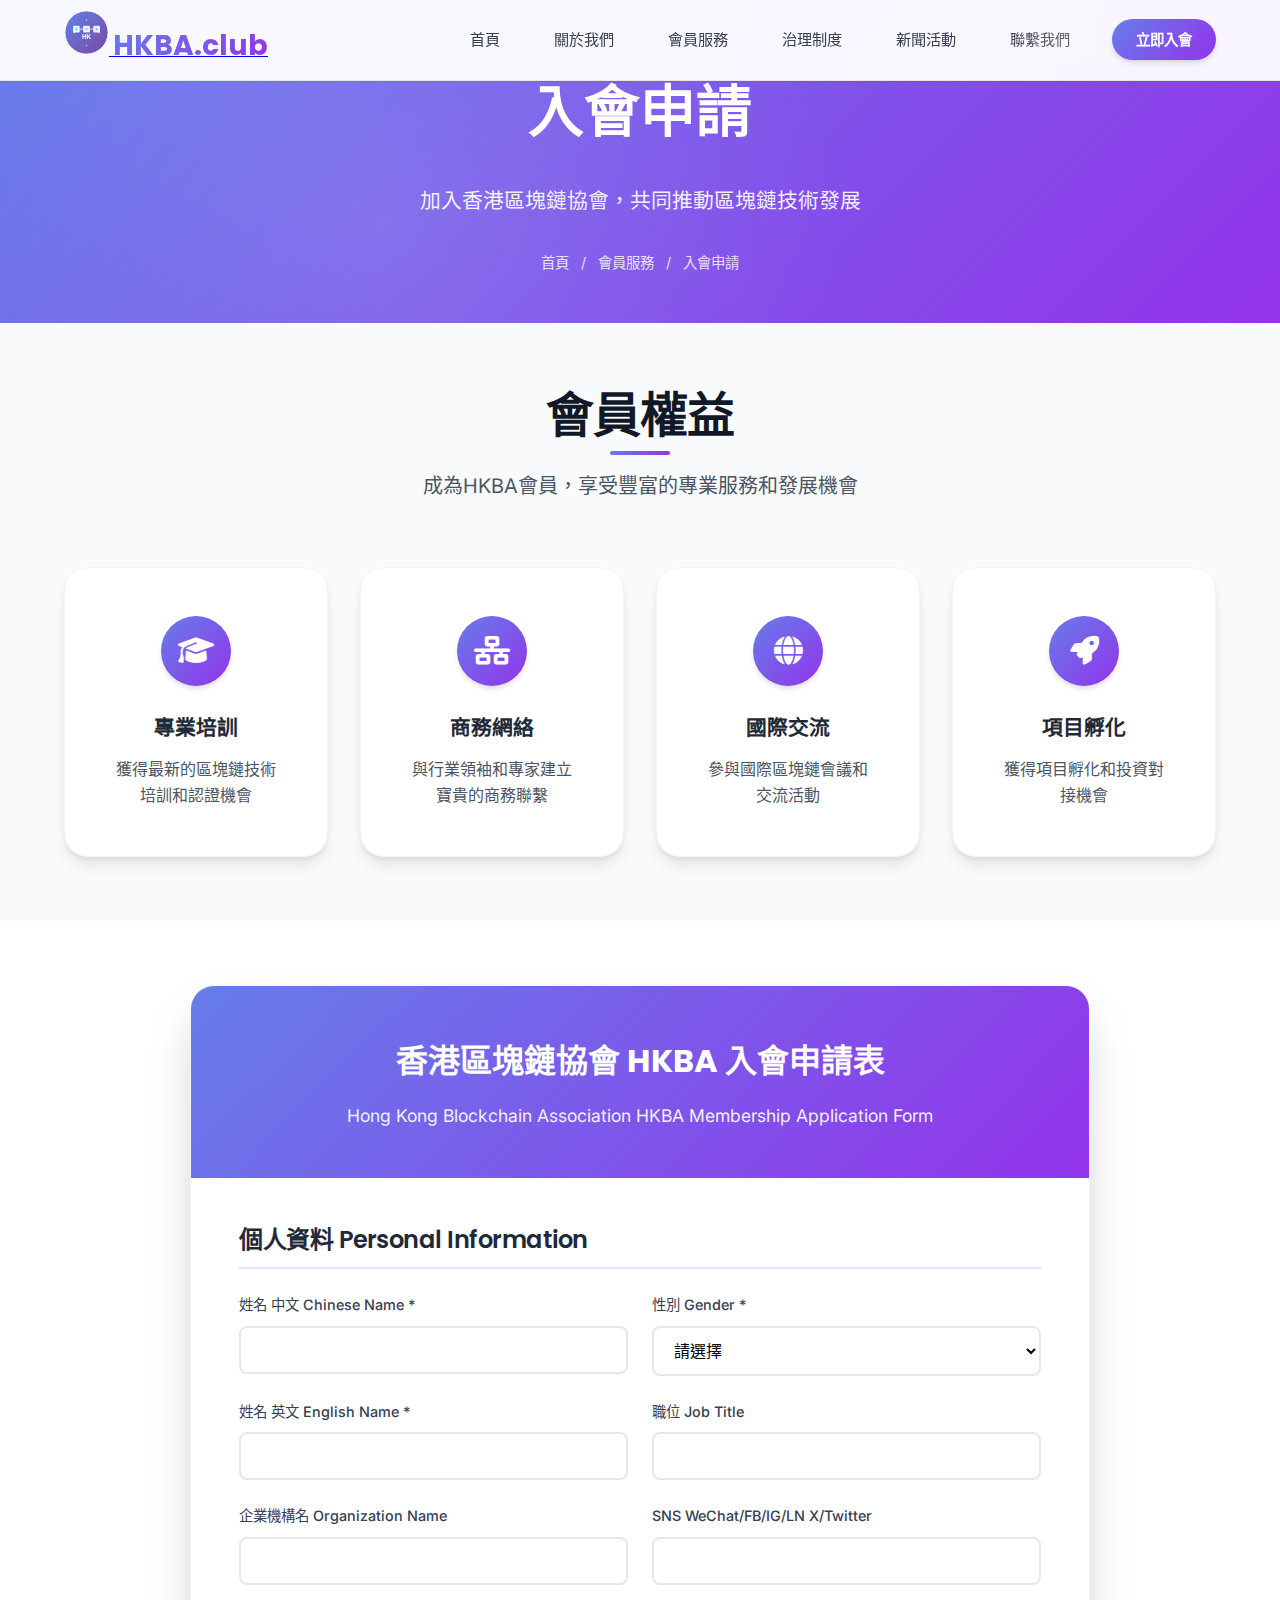
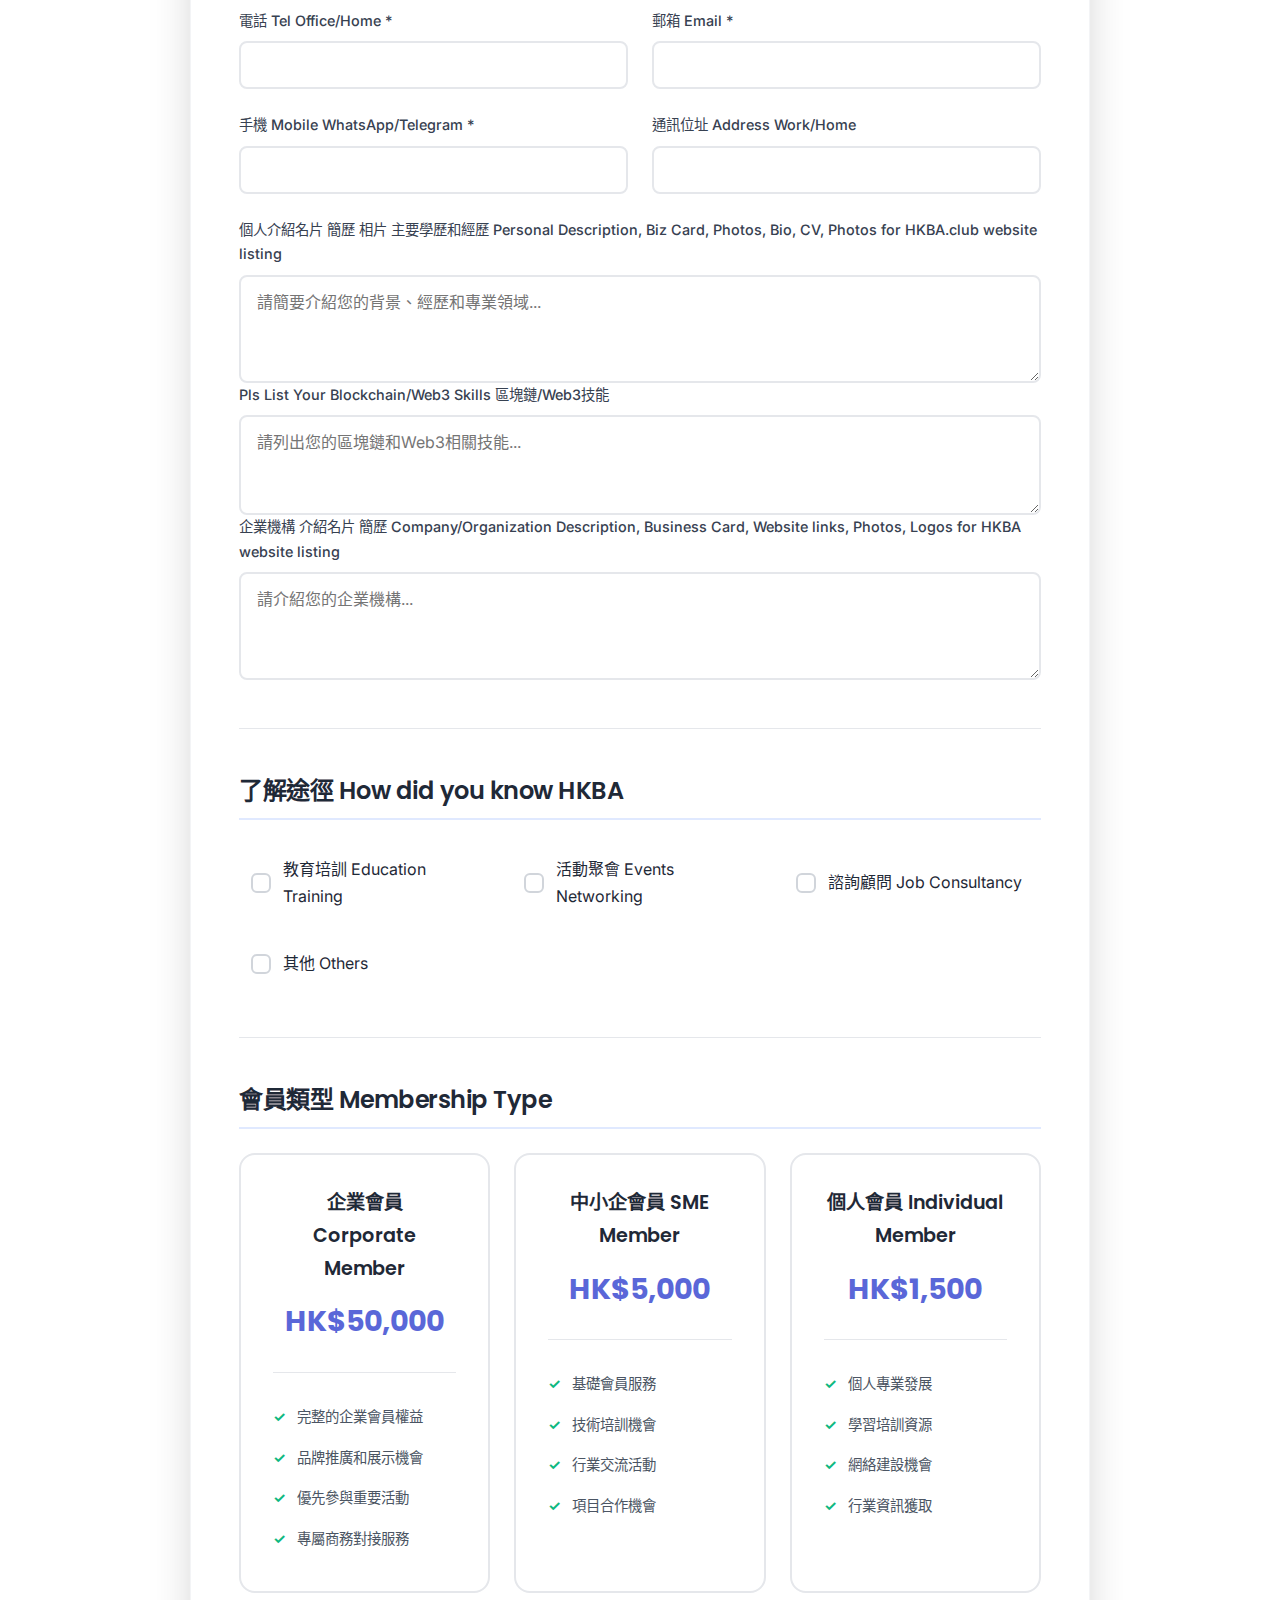
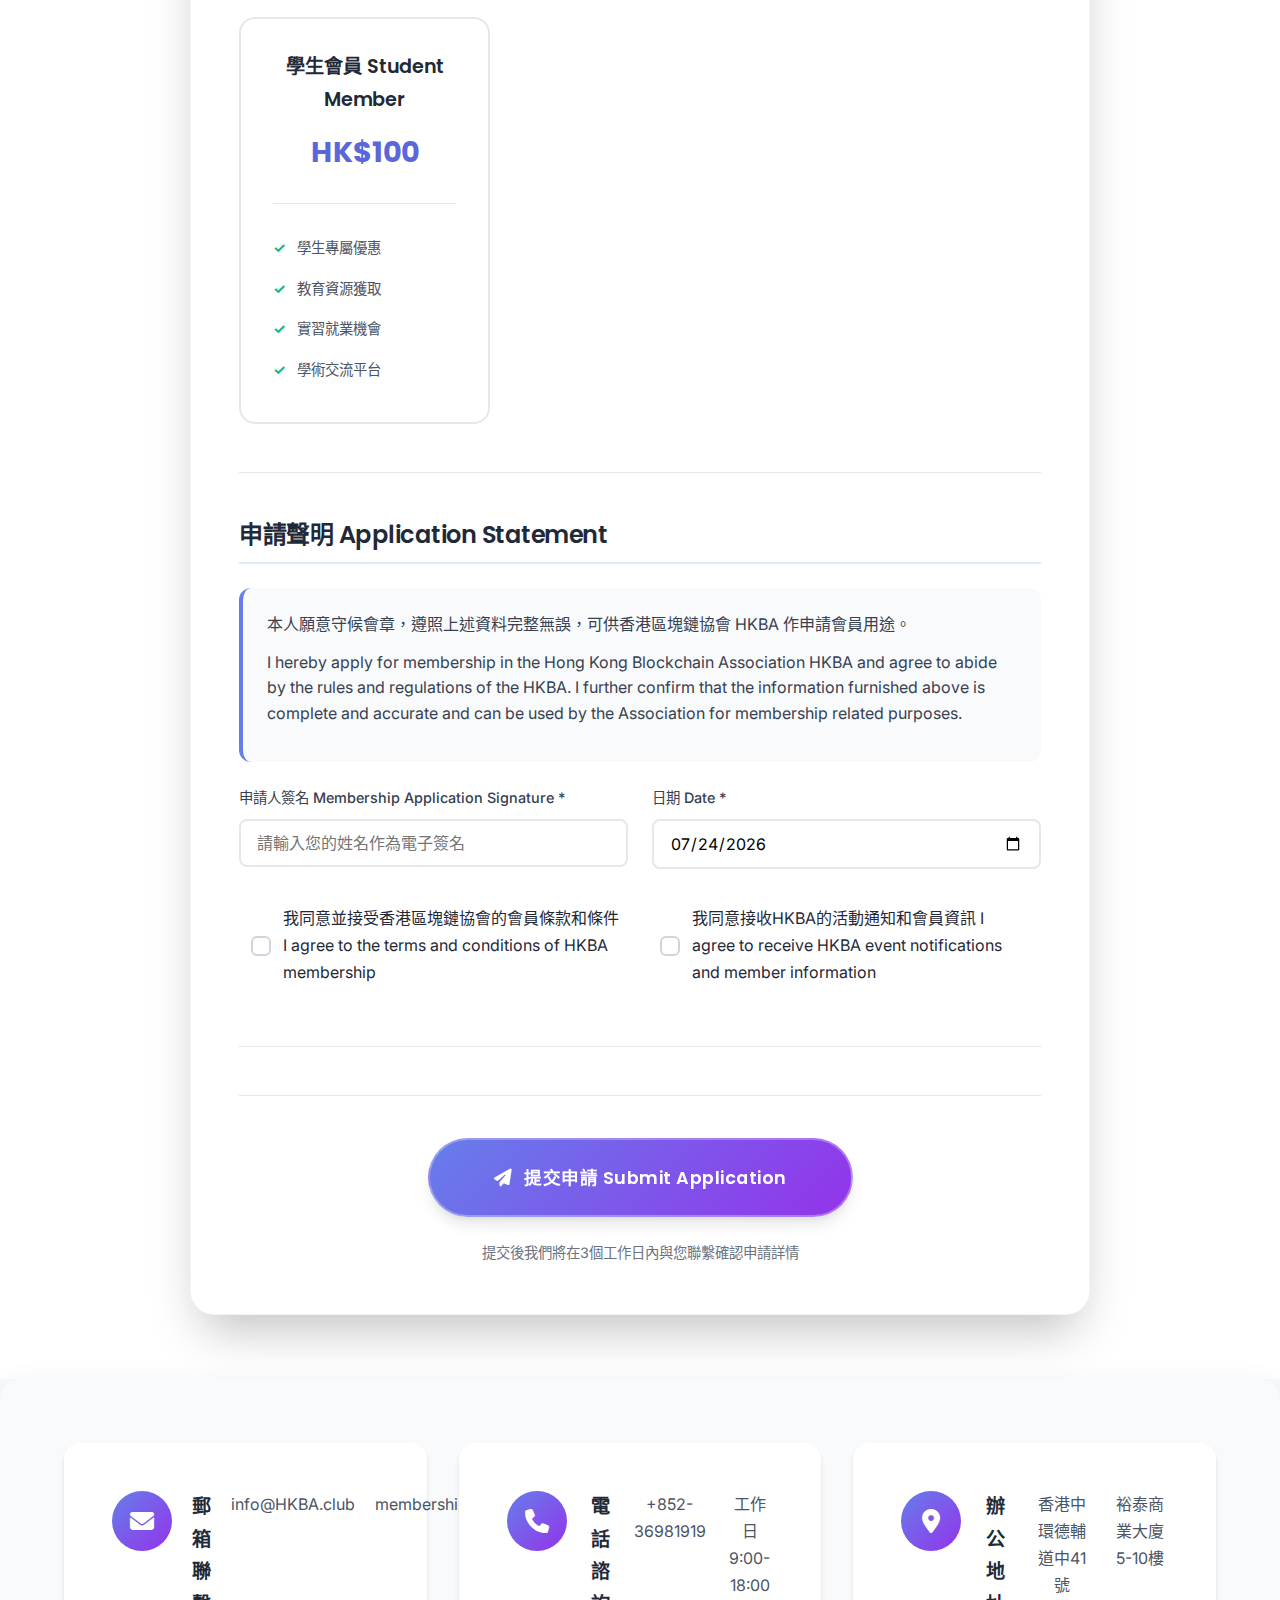
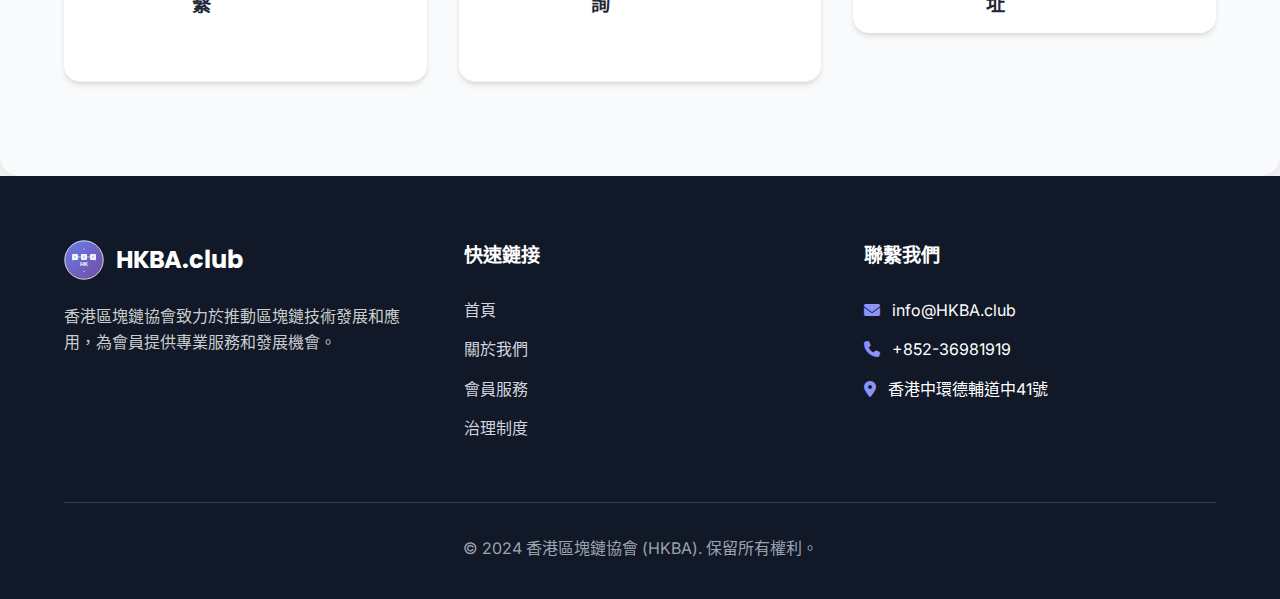
<file: pages/membership-application.html>
<!DOCTYPE html>
<html lang="zh-HK">
<head>
    <meta charset="UTF-8">
    <meta name="viewport" content="width=device-width, initial-scale=1.0">
    <title>入會申請 - 香港區塊鏈協會 | HKBA.club</title>
    <meta name="description" content="加入香港區塊鏈協會，享受專業的區塊鏈服務和豐富的會員權益。立即填寫入會申請表。">
    <meta name="keywords" content="香港區塊鏈協會, HKBA, 入會申請, 會員申請, 區塊鏈協會, 會員服務">
    <meta name="author" content="香港區塊鏈協會">
    <meta name="robots" content="index, follow">
    <meta property="og:title" content="入會申請 - 香港區塊鏈協會">
    <meta property="og:description" content="加入香港區塊鏈協會，享受專業的區塊鏈服務和豐富的會員權益">
    <meta property="og:type" content="website">
    <meta property="og:url" content="https://hkba.club/membership-application.html">
    <meta property="og:image" content="https://hkba.club/assets/logo.svg">
    <link rel="canonical" href="https://hkba.club/membership-application.html">
    <link rel="stylesheet" href="../assets/styles.css">
    <link rel="stylesheet" href="https://cdnjs.cloudflare.com/ajax/libs/font-awesome/6.4.0/css/all.min.css">
    <link href="https://fonts.googleapis.com/css2?family=Noto+Sans+TC:wght@400;700&display=swap" rel="stylesheet">
</head>
<body>
    <header>
        <nav class="navbar">
            <div class="nav-container">
                <a href="../index.html" class="nav-logo-link">
                    <img src="../assets/logo.svg" alt="HKBA Logo" class="logo">
                    <span class="logo-text">HKBA.club</span>
                </a>
                <ul class="nav-menu">
                    <li class="nav-item"><a href="../index.html" class="nav-link">首頁</a></li>
                    <li class="nav-item"><a href="about.html" class="nav-link">關於我們</a></li>
                    <li class="nav-item"><a href="membership.html" class="nav-link">會員服務</a></li>
                    <li class="nav-item"><a href="governance.html" class="nav-link">治理制度</a></li>
                    <li class="nav-item"><a href="news.html" class="nav-link">新聞活動</a></li>
                    <li class="nav-item"><a href="contact.html" class="nav-link">聯繫我們</a></li>
                    <li class="nav-item"><a href="membership-application.html" class="nav-link cta-button active">立即入會</a></li>
                </ul>
                <button class="hamburger" id="hamburger-menu" aria-label="Toggle menu" aria-expanded="false">
                    <span class="bar"></span>
                    <span class="bar"></span>
                    <span class="bar"></span>
                </button>
            </div>
        </nav>
    </header>

    <!-- Page Header -->
    <section class="page-header">
        <div class="container">
            <h1 class="page-title">入會申請</h1>
            <p class="page-subtitle">加入香港區塊鏈協會，共同推動區塊鏈技術發展</p>
            <nav class="breadcrumb">
                <a href="../index.html">首頁</a>
                <span>/</span>
                <a href="membership.html">會員服務</a>
                <span>/</span>
                <span>入會申請</span>
            </nav>
        </div>
    </section>

    <!-- Membership Benefits Overview -->
    <section class="membership-benefits">
        <div class="container">
            <div class="section-header">
                <h2 class="section-title">會員權益</h2>
                <p class="section-subtitle">成為HKBA會員，享受豐富的專業服務和發展機會</p>
            </div>
            <div class="benefits-grid">
                <div class="benefit-card">
                    <div class="benefit-icon">
                        <i class="fas fa-graduation-cap"></i>
                    </div>
                    <h3>專業培訓</h3>
                    <p>獲得最新的區塊鏈技術培訓和認證機會</p>
                </div>
                <div class="benefit-card">
                    <div class="benefit-icon">
                        <i class="fas fa-network-wired"></i>
                    </div>
                    <h3>商務網絡</h3>
                    <p>與行業領袖和專家建立寶貴的商務聯繫</p>
                </div>
                <div class="benefit-card">
                    <div class="benefit-icon">
                        <i class="fas fa-globe"></i>
                    </div>
                    <h3>國際交流</h3>
                    <p>參與國際區塊鏈會議和交流活動</p>
                </div>
                <div class="benefit-card">
                    <div class="benefit-icon">
                        <i class="fas fa-rocket"></i>
                    </div>
                    <h3>項目孵化</h3>
                    <p>獲得項目孵化和投資對接機會</p>
                </div>
            </div>
        </div>
    </section>

    <!-- Application Form -->
    <section class="application-form">
        <div class="container">
            <div class="form-container">
                <div class="form-header">
                    <h2>香港區塊鏈協會 HKBA 入會申請表</h2>
                    <p>Hong Kong Blockchain Association HKBA Membership Application Form</p>
                </div>
                
                <form id="membershipForm" class="membership-form">
                    <!-- Personal Information -->
                    <div class="form-section">
                        <h3 class="section-title">個人資料 Personal Information</h3>
                        
                        <div class="form-row">
                            <div class="form-group">
                                <label for="chineseName">姓名 中文 Chinese Name *</label>
                                <input type="text" id="chineseName" name="chineseName" required>
                            </div>
                            <div class="form-group">
                                <label for="gender">性別 Gender *</label>
                                <select id="gender" name="gender" required>
                                    <option value="">請選擇</option>
                                    <option value="male">男 Male</option>
                                    <option value="female">女 Female</option>
                                    <option value="other">其他 Other</option>
                                </select>
                            </div>
                        </div>

                        <div class="form-row">
                            <div class="form-group">
                                <label for="englishName">姓名 英文 English Name *</label>
                                <input type="text" id="englishName" name="englishName" required>
                            </div>
                            <div class="form-group">
                                <label for="jobTitle">職位 Job Title</label>
                                <input type="text" id="jobTitle" name="jobTitle">
                            </div>
                        </div>

                        <div class="form-row">
                            <div class="form-group">
                                <label for="organization">企業機構名 Organization Name</label>
                                <input type="text" id="organization" name="organization">
                            </div>
                            <div class="form-group">
                                <label for="socialMedia">SNS WeChat/FB/IG/LN X/Twitter</label>
                                <input type="text" id="socialMedia" name="socialMedia">
                            </div>
                        </div>

                        <div class="form-row">
                            <div class="form-group">
                                <label for="phone">電話 Tel Office/Home *</label>
                                <input type="tel" id="phone" name="phone" required>
                            </div>
                            <div class="form-group">
                                <label for="email">郵箱 Email *</label>
                                <input type="email" id="email" name="email" required>
                            </div>
                        </div>

                        <div class="form-row">
                            <div class="form-group">
                                <label for="mobile">手機 Mobile WhatsApp/Telegram *</label>
                                <input type="tel" id="mobile" name="mobile" required>
                            </div>
                            <div class="form-group">
                                <label for="address">通訊位址 Address Work/Home</label>
                                <input type="text" id="address" name="address">
                            </div>
                        </div>

                        <div class="form-group full-width">
                            <label for="personalDescription">個人介紹名片 簡歷 相片 主要學歷和經歷 Personal Description, Biz Card, Photos, Bio, CV, Photos for HKBA.club website listing</label>
                            <textarea id="personalDescription" name="personalDescription" rows="4" placeholder="請簡要介紹您的背景、經歷和專業領域..."></textarea>
                        </div>

                        <div class="form-group full-width">
                            <label for="skills">Pls List Your Blockchain/Web3 Skills 區塊鏈/Web3技能</label>
                            <textarea id="skills" name="skills" rows="3" placeholder="請列出您的區塊鏈和Web3相關技能..."></textarea>
                        </div>

                        <div class="form-group full-width">
                            <label for="companyDescription">企業機構 介紹名片 簡歷 Company/Organization Description, Business Card, Website links, Photos, Logos for HKBA website listing</label>
                            <textarea id="companyDescription" name="companyDescription" rows="4" placeholder="請介紹您的企業機構..."></textarea>
                        </div>
                    </div>

                    <!-- How did you know HKBA -->
                    <div class="form-section">
                        <h3 class="section-title">了解途徑 How did you know HKBA</h3>
                        <div class="checkbox-group">
                            <label class="checkbox-item">
                                <input type="checkbox" name="howKnow" value="education">
                                <span class="checkmark"></span>
                                教育培訓 Education Training
                            </label>
                            <label class="checkbox-item">
                                <input type="checkbox" name="howKnow" value="events">
                                <span class="checkmark"></span>
                                活動聚會 Events Networking
                            </label>
                            <label class="checkbox-item">
                                <input type="checkbox" name="howKnow" value="consulting">
                                <span class="checkmark"></span>
                                諮詢顧問 Job Consultancy
                            </label>
                            <label class="checkbox-item">
                                <input type="checkbox" name="howKnow" value="others">
                                <span class="checkmark"></span>
                                其他 Others
                            </label>
                        </div>
                    </div>

                    <!-- Membership Type -->
                    <div class="form-section">
                        <h3 class="section-title">會員類型 Membership Type</h3>
                        <div class="membership-types">
                            <div class="membership-option">
                                <input type="radio" id="corporate" name="membershipType" value="corporate" required>
                                <label for="corporate" class="membership-card">
                                    <div class="membership-header">
                                        <h4>企業會員 Corporate Member</h4>
                                        <div class="price">HK$50,000</div>
                                    </div>
                                    <ul class="membership-benefits-list">
                                        <li>完整的企業會員權益</li>
                                        <li>品牌推廣和展示機會</li>
                                        <li>優先參與重要活動</li>
                                        <li>專屬商務對接服務</li>
                                    </ul>
                                </label>
                            </div>
                            <div class="membership-option">
                                <input type="radio" id="sme" name="membershipType" value="sme">
                                <label for="sme" class="membership-card">
                                    <div class="membership-header">
                                        <h4>中小企會員 SME Member</h4>
                                        <div class="price">HK$5,000</div>
                                    </div>
                                    <ul class="membership-benefits-list">
                                        <li>基礎會員服務</li>
                                        <li>技術培訓機會</li>
                                        <li>行業交流活動</li>
                                        <li>項目合作機會</li>
                                    </ul>
                                </label>
                            </div>
                            <div class="membership-option">
                                <input type="radio" id="individual" name="membershipType" value="individual">
                                <label for="individual" class="membership-card">
                                    <div class="membership-header">
                                        <h4>個人會員 Individual Member</h4>
                                        <div class="price">HK$1,500</div>
                                    </div>
                                    <ul class="membership-benefits-list">
                                        <li>個人專業發展</li>
                                        <li>學習培訓資源</li>
                                        <li>網絡建設機會</li>
                                        <li>行業資訊獲取</li>
                                    </ul>
                                </label>
                            </div>
                            <div class="membership-option">
                                <input type="radio" id="student" name="membershipType" value="student">
                                <label for="student" class="membership-card">
                                    <div class="membership-header">
                                        <h4>學生會員 Student Member</h4>
                                        <div class="price">HK$100</div>
                                    </div>
                                    <ul class="membership-benefits-list">
                                        <li>學生專屬優惠</li>
                                        <li>教育資源獲取</li>
                                        <li>實習就業機會</li>
                                        <li>學術交流平台</li>
                                    </ul>
                                </label>
                            </div>
                        </div>
                    </div>

                    <!-- Agreement -->
                    <div class="form-section">
                        <h3 class="section-title">申請聲明 Application Statement</h3>
                        <div class="agreement-text">
                            <p>本人願意守候會章，遵照上述資料完整無誤，可供香港區塊鏈協會 HKBA 作申請會員用途。</p>
                            <p>I hereby apply for membership in the Hong Kong Blockchain Association HKBA and agree to abide by the rules and regulations of the HKBA. I further confirm that the information furnished above is complete and accurate and can be used by the Association for membership related purposes.</p>
                        </div>
                        <div class="form-row">
                            <div class="form-group">
                                <label for="signature">申請人簽名 Membership Application Signature *</label>
                                <input type="text" id="signature" name="signature" required placeholder="請輸入您的姓名作為電子簽名">
                            </div>
                            <div class="form-group">
                                <label for="applicationDate">日期 Date *</label>
                                <input type="date" id="applicationDate" name="applicationDate" required>
                            </div>
                        </div>
                        
                        <div class="checkbox-group">
                            <label class="checkbox-item">
                                <input type="checkbox" name="agreement" required>
                                <span class="checkmark"></span>
                                我同意並接受香港區塊鏈協會的會員條款和條件 I agree to the terms and conditions of HKBA membership
                            </label>
                            <label class="checkbox-item">
                                <input type="checkbox" name="privacy">
                                <span class="checkmark"></span>
                                我同意接收HKBA的活動通知和會員資訊 I agree to receive HKBA event notifications and member information
                            </label>
                        </div>
                    </div>

                    <!-- Submit Button -->
                    <div class="form-actions">
                        <button type="submit" class="btn btn-primary btn-large">
                            <i class="fas fa-paper-plane"></i>
                            提交申請 Submit Application
                        </button>
                        <p class="form-note">
                            提交後我們將在3個工作日內與您聯繫確認申請詳情
                        </p>
                    </div>
                </form>
            </div>
        </div>
    </section>

    <!-- Contact Information -->
    <section class="contact-info">
        <div class="container">
            <div class="contact-grid">
                <div class="contact-item">
                    <div class="contact-icon">
                        <i class="fas fa-envelope"></i>
                    </div>
                    <h3>郵箱聯繫</h3>
                    <p>info@HKBA.club</p>
                    <p>membership@HKBA.club</p>
                </div>
                <div class="contact-item">
                    <div class="contact-icon">
                        <i class="fas fa-phone"></i>
                    </div>
                    <h3>電話諮詢</h3>
                    <p>+852-36981919</p>
                    <p>工作日 9:00-18:00</p>
                </div>
                <div class="contact-item">
                    <div class="contact-icon">
                        <i class="fas fa-map-marker-alt"></i>
                    </div>
                    <h3>辦公地址</h3>
                    <p>香港中環德輔道中41號</p>
                    <p>裕泰商業大廈5-10樓</p>
                </div>
            </div>
        </div>
    </section>

    <!-- Footer -->
    <footer class="footer">
        <div class="container">
            <div class="footer-content">
                <div class="footer-section">
                    <div class="footer-logo">
                        <img src="../assets/logo.svg" alt="HKBA Logo">
                        <span>HKBA.club</span>
                    </div>
                    <p>香港區塊鏈協會致力於推動區塊鏈技術發展和應用，為會員提供專業服務和發展機會。</p>
                </div>
                <div class="footer-section">
                    <h4>快速鏈接</h4>
                    <ul>
                        <li><a href="../index.html">首頁</a></li>
                        <li><a href="about.html">關於我們</a></li>
                        <li><a href="membership.html">會員服務</a></li>
                        <li><a href="governance.html">治理制度</a></li>
                    </ul>
                </div>
                <div class="footer-section">
                    <h4>聯繫我們</h4>
                    <ul>
                        <li><i class="fas fa-envelope"></i> info@HKBA.club</li>
                        <li><i class="fas fa-phone"></i> +852-36981919</li>
                        <li><i class="fas fa-map-marker-alt"></i> 香港中環德輔道中41號</li>
                    </ul>
                </div>
            </div>
            <div class="footer-bottom">
                <p>&copy; 2024 香港區塊鏈協會 (HKBA). 保留所有權利。</p>
            </div>
        </div>
    </footer>

    <script src="../assets/script.js"></script>
    <script>
        // Form validation and submission
        document.getElementById('membershipForm').addEventListener('submit', function(e) {
            e.preventDefault();
            
            // Basic form validation
            const requiredFields = this.querySelectorAll('[required]');
            let isValid = true;
            
            requiredFields.forEach(field => {
                if (!field.value.trim()) {
                    field.classList.add('error');
                    isValid = false;
                } else {
                    field.classList.remove('error');
                }
            });
            
            if (isValid) {
                // Show success message
                alert('申請已提交！我們將在3個工作日內與您聯繫。\n\nApplication submitted! We will contact you within 3 business days.');
                
                // Here you would typically send the form data to your server
                console.log('Form data:', new FormData(this));
            } else {
                alert('請填寫所有必填項目。\n\nPlease fill in all required fields.');
            }
        });
        
        // Auto-fill current date
        document.getElementById('applicationDate').valueAsDate = new Date();
    </script>
</body>
</html>
</file>
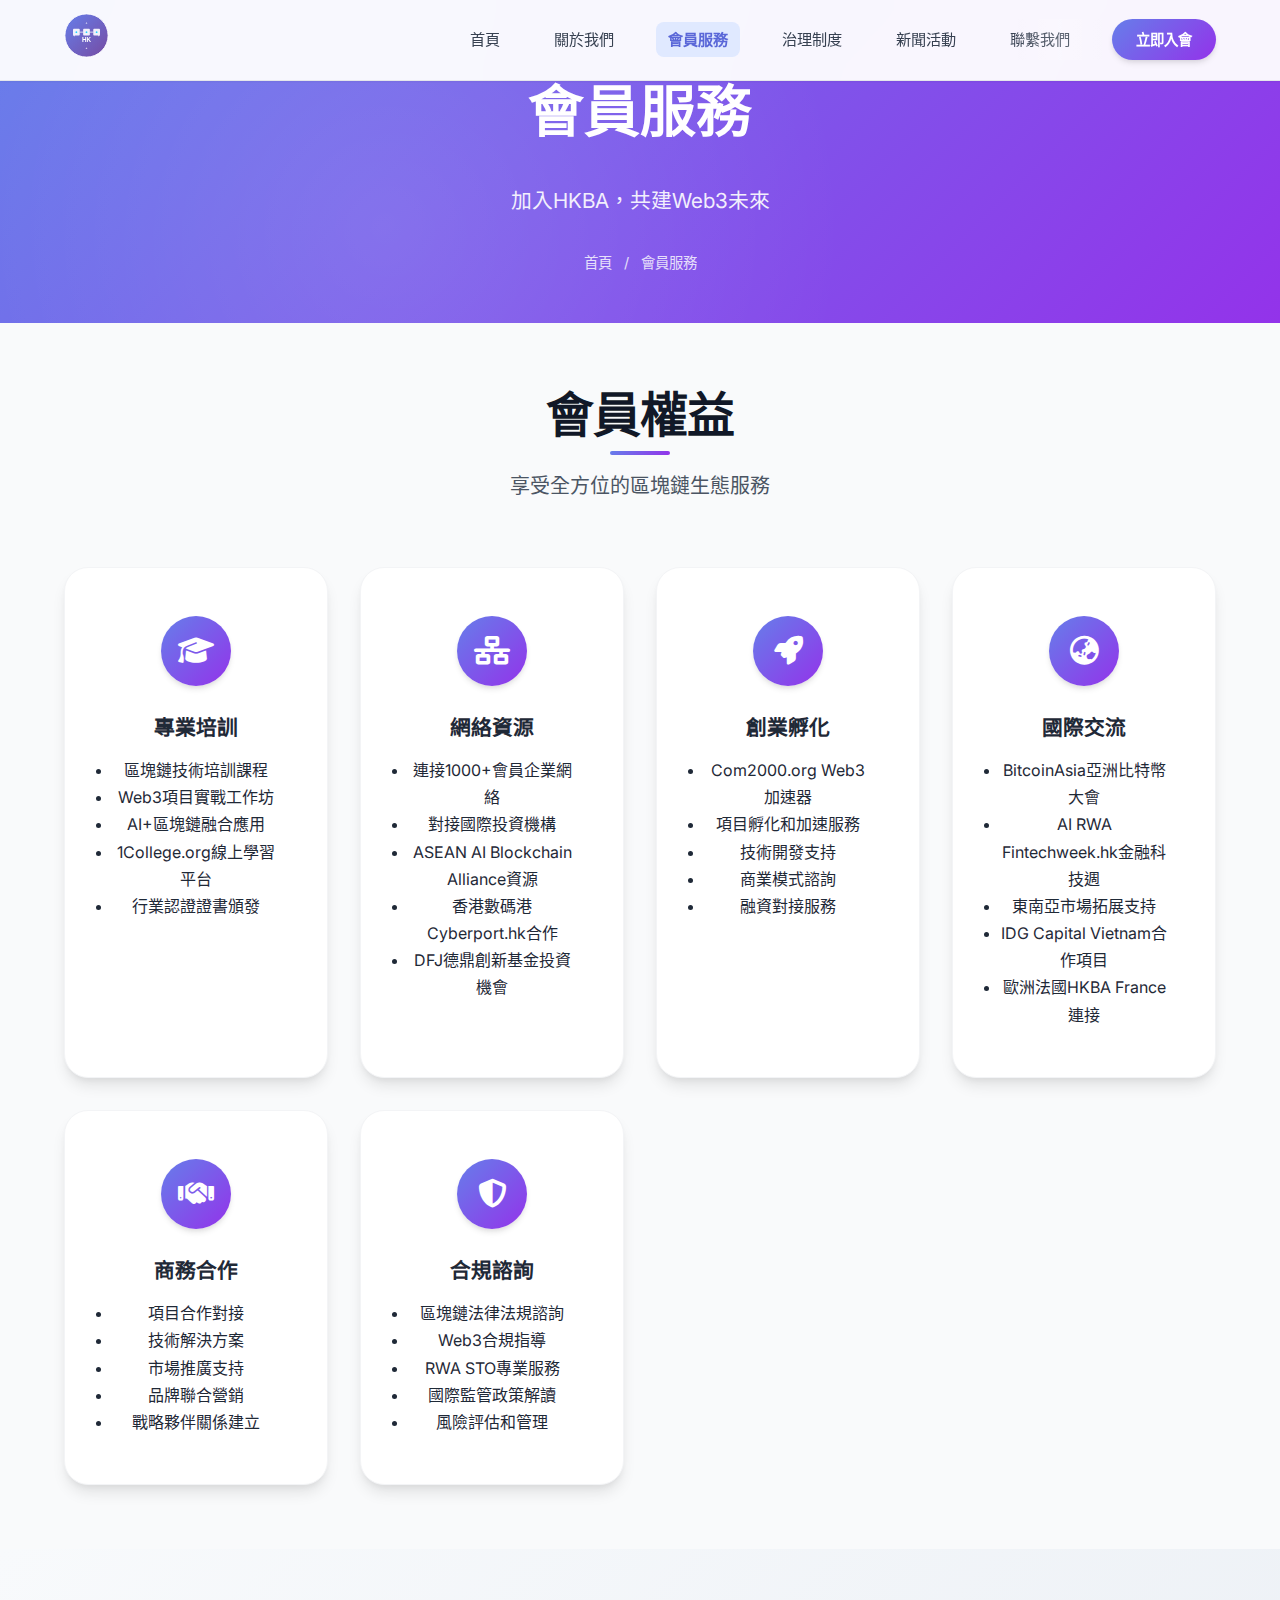
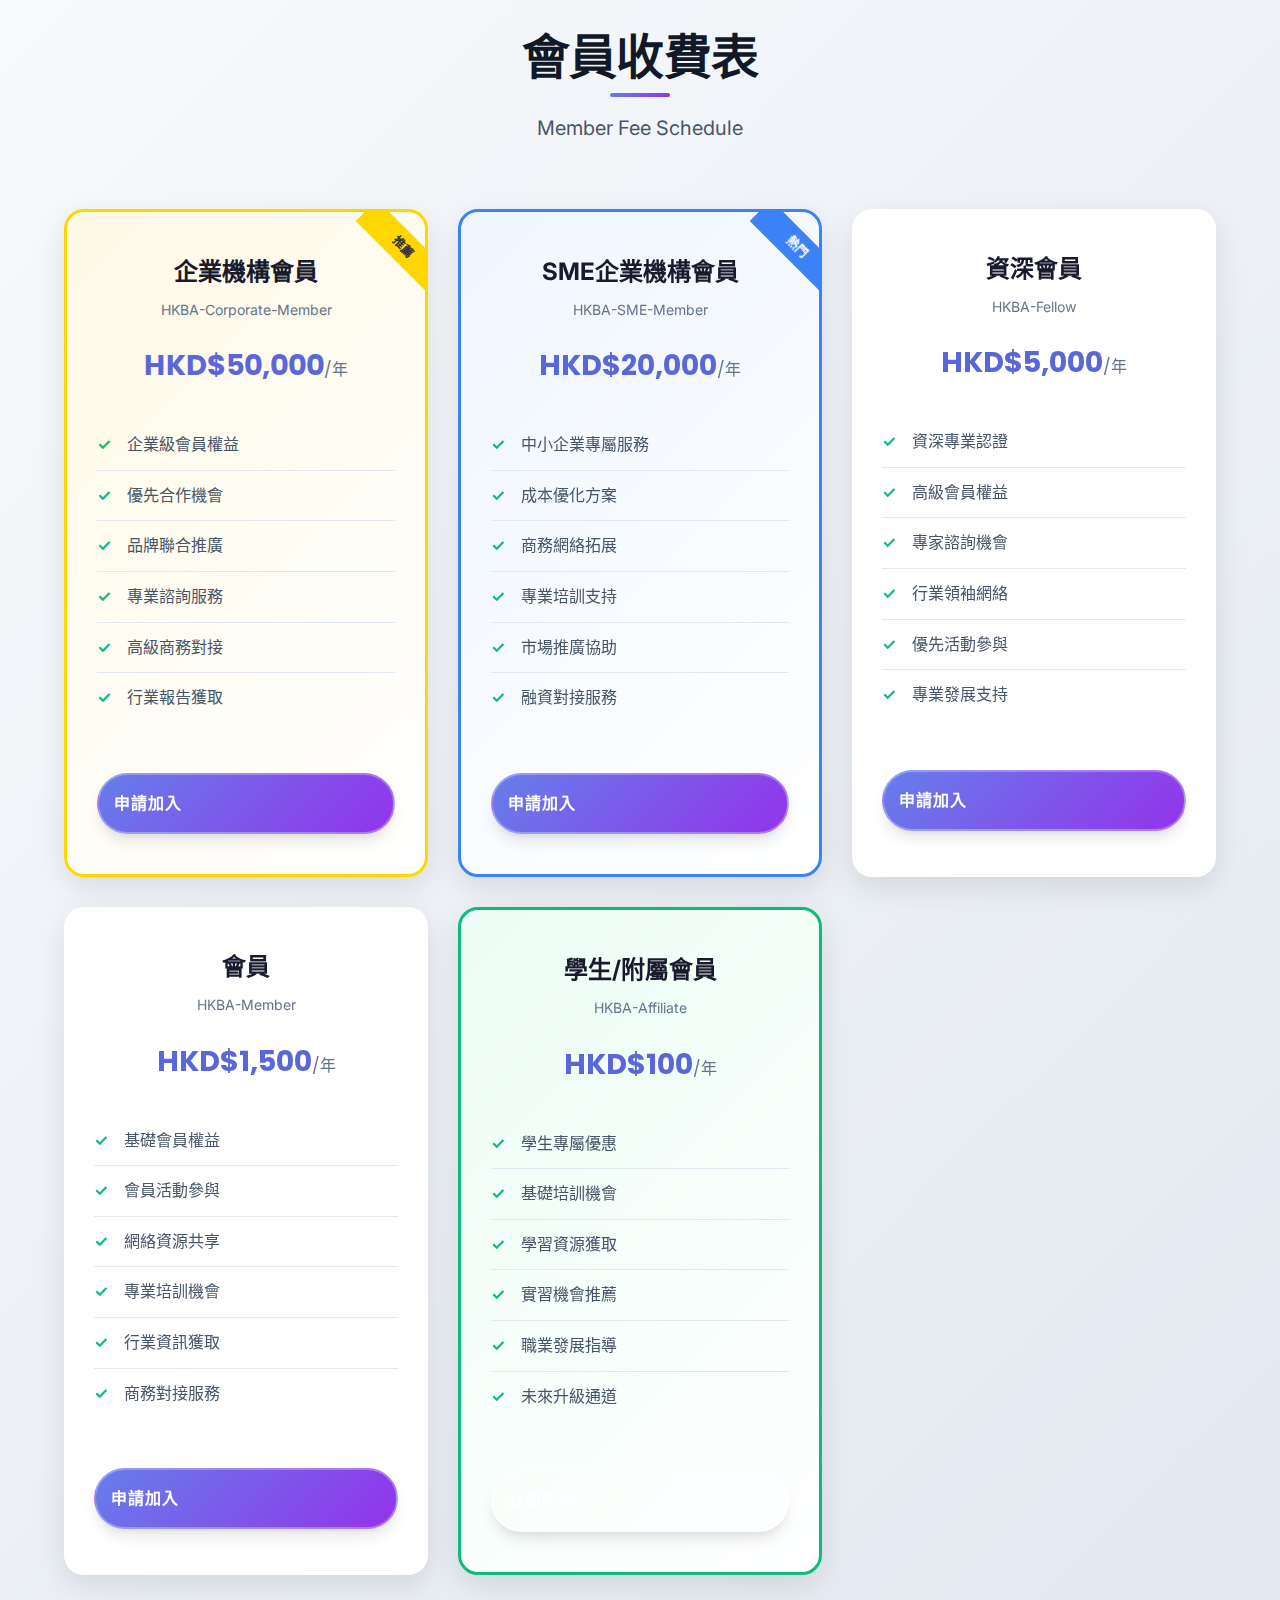
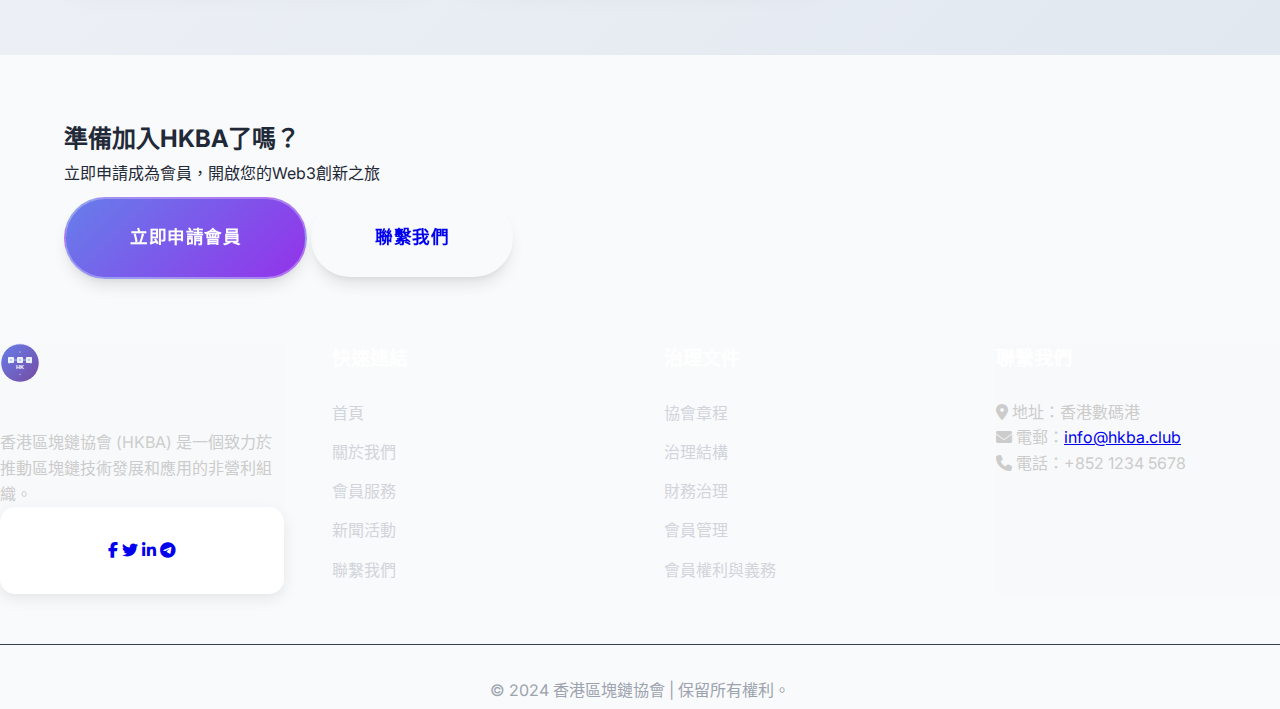
<file: pages/membership.html>
<!DOCTYPE html>
<html lang="zh-HK">
<head>
    <meta charset="UTF-8">
    <meta name="viewport" content="width=device-width, initial-scale=1.0">
    <title>會員服務 - 香港區塊鏈協會 | HKBA.club</title>
    <meta name="description" content="加入香港區塊鏈協會，享受專業的會員服務，包括教育培訓、商務合作、國際交流等豐富權益。立即申請成為HKBA會員。">
    <meta name="keywords" content="香港區塊鏈協會, HKBA, 會員服務, 區塊鏈培訓, 商務合作, 國際交流, 入會, 會員權益, Web3教育">
    <meta name="author" content="香港區塊鏈協會">
    <meta name="robots" content="index, follow">
    <meta property="og:title" content="會員服務 - 香港區塊鏈協會">
    <meta property="og:description" content="加入香港區塊鏈協會，享受專業的會員服務和豐富權益">
    <meta property="og:type" content="website">
    <meta property="og:url" content="https://hkba.club/membership.html">
    <meta property="og:image" content="https://hkba.club/logo.svg">
    <meta name="twitter:card" content="summary">
    <meta name="twitter:title" content="會員服務 - 香港區塊鏈協會">
    <meta name="twitter:description" content="加入HKBA，享受專業會員服務">
    <link rel="canonical" href="https://hkba.club/membership.html">
    <link rel="stylesheet" href="../assets/styles.css">
    <link rel="stylesheet" href="https://cdnjs.cloudflare.com/ajax/libs/font-awesome/6.4.0/css/all.min.css">
    <link href="https://fonts.googleapis.com/css2?family=Noto+Sans+TC:wght@400;700&display=swap" rel="stylesheet">
</head>
<body>
    <header>
        <nav class="navbar">
            <div class="nav-container">
                <a href="../index.html" class="nav-logo-link">
                    <img src="../assets/logo.svg" alt="HKBA Logo" class="logo">
                </a>
                <ul class="nav-menu">
                    <li class="nav-item"><a href="../index.html" class="nav-link">首頁</a></li>
                    <li class="nav-item"><a href="about.html" class="nav-link">關於我們</a></li>
                    <li class="nav-item"><a href="membership.html" class="nav-link active">會員服務</a></li>
                    <li class="nav-item"><a href="governance.html" class="nav-link">治理制度</a></li>
                    <li class="nav-item"><a href="news.html" class="nav-link">新聞活動</a></li>
                    <li class="nav-item"><a href="contact.html" class="nav-link">聯繫我們</a></li>
                    <li class="nav-item"><a href="membership-application.html" class="nav-link cta-button">立即入會</a></li>
                </ul>
                <button class="hamburger" id="hamburger-menu" aria-label="Toggle menu" aria-expanded="false">
                    <span class="bar"></span>
                    <span class="bar"></span>
                    <span class="bar"></span>
                </button>
            </div>
        </nav>
    </header>

    <!-- Page Header -->
    <section class="page-header">
        <div class="container">
            <h1 class="page-title">會員服務</h1>
            <p class="page-subtitle">加入HKBA，共建Web3未來</p>
            <nav class="breadcrumb">
                <a href="index.html">首頁</a>
                <span>/</span>
                <span>會員服務</span>
            </nav>
        </div>
    </section>

    <!-- Membership Benefits -->
    <section class="membership-benefits">
        <div class="container">
            <div class="section-header">
                <h2 class="section-title">會員權益</h2>
                <p class="section-subtitle">享受全方位的區塊鏈生態服務</p>
            </div>
            <div class="benefits-grid">
                <div class="benefit-card">
                    <div class="benefit-icon">
                        <i class="fas fa-graduation-cap"></i>
                    </div>
                    <h3>專業培訓</h3>
                    <ul>
                        <li>區塊鏈技術培訓課程</li>
                        <li>Web3項目實戰工作坊</li>
                        <li>AI+區塊鏈融合應用</li>
                        <li>1College.org線上學習平台</li>
                        <li>行業認證證書頒發</li>
                    </ul>
                </div>
                
                <div class="benefit-card">
                    <div class="benefit-icon">
                        <i class="fas fa-network-wired"></i>
                    </div>
                    <h3>網絡資源</h3>
                    <ul>
                        <li>連接1000+會員企業網絡</li>
                        <li>對接國際投資機構</li>
                        <li>ASEAN AI Blockchain Alliance資源</li>
                        <li>香港數碼港Cyberport.hk合作</li>
                        <li>DFJ德鼎創新基金投資機會</li>
                    </ul>
                </div>
                
                <div class="benefit-card">
                    <div class="benefit-icon">
                        <i class="fas fa-rocket"></i>
                    </div>
                    <h3>創業孵化</h3>
                    <ul>
                        <li>Com2000.org Web3加速器</li>
                        <li>項目孵化和加速服務</li>
                        <li>技術開發支持</li>
                        <li>商業模式諮詢</li>
                        <li>融資對接服務</li>
                    </ul>
                </div>
                
                <div class="benefit-card">
                    <div class="benefit-icon">
                        <i class="fas fa-globe-asia"></i>
                    </div>
                    <h3>國際交流</h3>
                    <ul>
                        <li>BitcoinAsia亞洲比特幣大會</li>
                        <li>AI RWA Fintechweek.hk金融科技週</li>
                        <li>東南亞市場拓展支持</li>
                        <li>IDG Capital Vietnam合作項目</li>
                        <li>歐洲法國HKBA France連接</li>
                    </ul>
                </div>
                
                <div class="benefit-card">
                    <div class="benefit-icon">
                        <i class="fas fa-handshake"></i>
                    </div>
                    <h3>商務合作</h3>
                    <ul>
                        <li>項目合作對接</li>
                        <li>技術解決方案</li>
                        <li>市場推廣支持</li>
                        <li>品牌聯合營銷</li>
                        <li>戰略夥伴關係建立</li>
                    </ul>
                </div>
                
                <div class="benefit-card">
                    <div class="benefit-icon">
                        <i class="fas fa-shield-alt"></i>
                    </div>
                    <h3>合規諮詢</h3>
                    <ul>
                        <li>區塊鏈法律法規諮詢</li>
                        <li>Web3合規指導</li>
                        <li>RWA STO專業服務</li>
                        <li>國際監管政策解讀</li>
                        <li>風險評估和管理</li>
                    </ul>
                </div>
            </div>
        </div>
    </section>

    <!-- Membership Pricing -->
    <section class="membership-pricing">
        <div class="container">
            <div class="section-header">
                <h2 class="section-title">會員收費表</h2>
                <p class="section-subtitle">Member Fee Schedule</p>
            </div>
            
            <div class="pricing-grid">
                <div class="pricing-card premium">
                    <div class="pricing-header">
                        <h3>企業機構會員</h3>
                        <p class="pricing-subtitle">HKBA-Corporate-Member</p>
                        <div class="price">HKD$50,000<span>/年</span></div>
                    </div>
                    <ul class="pricing-features">
                        <li>企業級會員權益</li>
                        <li>優先合作機會</li>
                        <li>品牌聯合推廣</li>
                        <li>專業諮詢服務</li>
                        <li>高級商務對接</li>
                        <li>行業報告獲取</li>
                    </ul>
                    <a href="#" class="btn btn-primary">申請加入</a>
                </div>

                <div class="pricing-card popular">
                    <div class="pricing-header">
                        <h3>SME企業機構會員</h3>
                        <p class="pricing-subtitle">HKBA-SME-Member</p>
                        <div class="price">HKD$20,000<span>/年</span></div>
                    </div>
                    <ul class="pricing-features">
                        <li>中小企業專屬服務</li>
                        <li>成本優化方案</li>
                        <li>商務網絡拓展</li>
                        <li>專業培訓支持</li>
                        <li>市場推廣協助</li>
                        <li>融資對接服務</li>
                    </ul>
                    <a href="#" class="btn btn-primary">申請加入</a>
                </div>

                <div class="pricing-card">
                    <div class="pricing-header">
                        <h3>資深會員</h3>
                        <p class="pricing-subtitle">HKBA-Fellow</p>
                        <div class="price">HKD$5,000<span>/年</span></div>
                    </div>
                    <ul class="pricing-features">
                        <li>資深專業認證</li>
                        <li>高級會員權益</li>
                        <li>專家諮詢機會</li>
                        <li>行業領袖網絡</li>
                        <li>優先活動參與</li>
                        <li>專業發展支持</li>
                    </ul>
                    <a href="#" class="btn btn-primary">申請加入</a>
                </div>

                <div class="pricing-card">
                    <div class="pricing-header">
                        <h3>會員</h3>
                        <p class="pricing-subtitle">HKBA-Member</p>
                        <div class="price">HKD$1,500<span>/年</span></div>
                    </div>
                    <ul class="pricing-features">
                        <li>基礎會員權益</li>
                        <li>會員活動參與</li>
                        <li>網絡資源共享</li>
                        <li>專業培訓機會</li>
                        <li>行業資訊獲取</li>
                        <li>商務對接服務</li>
                    </ul>
                    <a href="#" class="btn btn-primary">申請加入</a>
                </div>

                <div class="pricing-card free">
                    <div class="pricing-header">
                        <h3>學生/附屬會員</h3>
                        <p class="pricing-subtitle">HKBA-Affiliate</p>
                        <div class="price">HKD$100<span>/年</span></div>
                    </div>
                    <ul class="pricing-features">
                        <li>學生專屬優惠</li>
                        <li>基礎培訓機會</li>
                        <li>學習資源獲取</li>
                        <li>實習機會推薦</li>
                        <li>職業發展指導</li>
                        <li>未來升級通道</li>
                    </ul>
                    <a href="#" class="btn btn-secondary">立即註冊</a>
                </div>
            </div>
        </div>
    </section>

    <!-- CTA Section -->
    <section class="cta-section">
        <div class="container">
            <div class="cta-content">
                <h2>準備加入HKBA了嗎？</h2>
                <p>立即申請成為會員，開啟您的Web3創新之旅</p>
                <div class="cta-buttons">
                    <a href="https://HKBA.club/member.html" class="btn btn-primary btn-large">立即申請會員</a>
                    <a href="contact.html" class="btn btn-outline btn-large">聯繫我們</a>
                </div>
            </div>
        </div>
    </section>

    <!-- Footer -->
    <footer>
        <div class="footer-content">
            <div class="footer-section about">
                <a href="../index.html" class="footer-logo-link">
                    <img src="../assets/logo.svg" alt="HKBA Logo" class="footer-logo">
                </a>
                <p>香港區塊鏈協會 (HKBA) 是一個致力於推動區塊鏈技術發展和應用的非營利組織。</p>
                <div class="social-links">
                    <a href="#"><i class="fab fa-facebook-f"></i></a>
                    <a href="#"><i class="fab fa-twitter"></i></a>
                    <a href="#"><i class="fab fa-linkedin-in"></i></a>
                    <a href="#"><i class="fab fa-telegram-plane"></i></a>
                </div>
            </div>
            <div class="footer-section links">
                <h4>快速連結</h4>
                <ul>
                    <li><a href="index.html">首頁</a></li>
                    <li><a href="about.html">關於我們</a></li>
                    <li><a href="membership.html">會員服務</a></li>
                    <li><a href="news.html">新聞活動</a></li>
                    <li><a href="contact.html">聯繫我們</a></li>
                </ul>
            </div>
            <div class="footer-section links">
                <h4>治理文件</h4>
                <ul>
                    <li><a href="charter.html">協會章程</a></li>
                    <li><a href="governance_structure.html">治理結構</a></li>
                    <li><a href="financial_governance.html">財務治理</a></li>
                    <li><a href="member_management.html">會員管理</a></li>
                    <li><a href="member_rights_duties.html">會員權利與義務</a></li>
                </ul>
            </div>
            <div class="footer-section contact">
                <h4>聯繫我們</h4>
                <p><i class="fas fa-map-marker-alt"></i> 地址：香港數碼港</p>
                <p><i class="fas fa-envelope"></i> 電郵：<a href="mailto:info@hkba.club">info@hkba.club</a></p>
                <p><i class="fas fa-phone"></i> 電話：+852 1234 5678</p>
            </div>
        </div>
        <div class="footer-bottom">
            <p>&copy; 2024 香港區塊鏈協會 | 保留所有權利。</p>
        </div>
    </footer>

    <script src="../assets/script.js"></script>
</body>
</html>
</file>
<file: assets/styles.css>
/* Import Google Fonts with font-display optimization */
@import url('https://fonts.googleapis.com/css2?family=Inter:wght@300;400;500;600;700;800&family=Poppins:wght@300;400;500;600;700;800&display=swap');

/* CSS Custom Properties for Design System */
:root {
    /* Primary Colors */
    --primary-50: #f0f4ff;
    --primary-100: #e0e9ff;
    --primary-200: #c7d7fe;
    --primary-300: #a5b8fc;
    --primary-400: #8b93f8;
    --primary-500: #667eea;
    --primary-600: #5a67d8;
    --primary-700: #4c51bf;
    --primary-800: #434190;
    --primary-900: #3c366b;
    
    /* Secondary Colors */
    --secondary-50: #faf5ff;
    --secondary-100: #f3e8ff;
    --secondary-200: #e9d5ff;
    --secondary-300: #d8b4fe;
    --secondary-400: #c084fc;
    --secondary-500: #a855f7;
    --secondary-600: #9333ea;
    --secondary-700: #7c3aed;
    --secondary-800: #6b21a8;
    --secondary-900: #581c87;
    
    /* Neutral Colors */
    --gray-50: #f9fafb;
    --gray-100: #f3f4f6;
    --gray-200: #e5e7eb;
    --gray-300: #d1d5db;
    --gray-400: #9ca3af;
    --gray-500: #6b7280;
    --gray-600: #4b5563;
    --gray-700: #374151;
    --gray-800: #1f2937;
    --gray-900: #111827;
    
    /* Accent Colors */
    --accent-blue: #3b82f6;
    --accent-green: #10b981;
    --accent-yellow: #f59e0b;
    --accent-red: #ef4444;
    
    /* Gradients */
    --gradient-primary: linear-gradient(135deg, var(--primary-500) 0%, var(--secondary-600) 100%);
    --gradient-secondary: linear-gradient(135deg, var(--secondary-500) 0%, var(--primary-600) 100%);
    --gradient-accent: linear-gradient(135deg, var(--accent-blue) 0%, var(--primary-500) 100%);
    
    /* Shadows */
    --shadow-sm: 0 1px 2px 0 rgba(0, 0, 0, 0.05);
    --shadow-md: 0 4px 6px -1px rgba(0, 0, 0, 0.1), 0 2px 4px -1px rgba(0, 0, 0, 0.06);
    --shadow-lg: 0 10px 15px -3px rgba(0, 0, 0, 0.1), 0 4px 6px -2px rgba(0, 0, 0, 0.05);
    --shadow-xl: 0 20px 25px -5px rgba(0, 0, 0, 0.1), 0 10px 10px -5px rgba(0, 0, 0, 0.04);
    --shadow-2xl: 0 25px 50px -12px rgba(0, 0, 0, 0.25);
    
    /* Border Radius */
    --radius-sm: 0.375rem;
    --radius-md: 0.5rem;
    --radius-lg: 0.75rem;
    --radius-xl: 1rem;
    --radius-2xl: 1.5rem;
    --radius-full: 9999px;
    
    /* Spacing */
    --space-xs: 0.5rem;
    --space-sm: 0.75rem;
    --space-md: 1rem;
    --space-lg: 1.5rem;
    --space-xl: 2rem;
    --space-2xl: 3rem;
    --space-3xl: 4rem;
    
    /* Typography */
    --font-primary: 'Poppins', 'Inter', -apple-system, BlinkMacSystemFont, 'Segoe UI', Roboto, sans-serif;
    --font-secondary: 'Inter', -apple-system, BlinkMacSystemFont, 'Segoe UI', Roboto, sans-serif;
}

/* Performance optimizations */
* {
    -webkit-font-smoothing: antialiased;
    -moz-osx-font-smoothing: grayscale;
}

/* Improve rendering performance */
.hero-visual,
.blockchain-animation,
.feature-icon {
    will-change: transform;
    transform: translateZ(0);
}

/* Reset and Base Styles */
* {
    margin: 0;
    padding: 0;
    box-sizing: border-box;
}

body {
    font-family: var(--font-secondary);
    line-height: 1.7;
    color: var(--gray-800);
    overflow-x: hidden;
    background-color: var(--gray-50);
    scroll-behavior: smooth;
}

.container {
    max-width: 1200px;
    margin: 0 auto;
    padding: 0 var(--space-lg);
}

/* Navigation */
.navbar {
    position: fixed;
    top: 0;
    width: 100%;
    background: rgba(255, 255, 255, 0.95);
    backdrop-filter: blur(20px);
    border-bottom: 1px solid var(--gray-200);
    z-index: 1000;
    transition: all 0.3s cubic-bezier(0.4, 0, 0.2, 1);
    box-shadow: var(--shadow-sm);
}

.nav-container {
    max-width: 1200px;
    margin: 0 auto;
    padding: 0 var(--space-lg);
    display: flex;
    justify-content: space-between;
    align-items: center;
    height: 80px;
}

.nav-logo {
    display: flex;
    align-items: center;
    gap: 10px;
}

.logo {
    width: 45px;
    height: 45px;
    transition: transform 0.3s cubic-bezier(0.4, 0, 0.2, 1);
}

.logo:hover {
    transform: scale(1.05);
}

.logo-text {
    font-family: var(--font-primary);
    font-size: 1.75rem;
    font-weight: 700;
    background: var(--gradient-primary);
    -webkit-background-clip: text;
    -webkit-text-fill-color: transparent;
    background-clip: text;
    transition: all 0.3s ease;
}

.nav-menu {
    display: flex;
    list-style: none;
    gap: 30px;
    align-items: center;
}

.nav-link {
    text-decoration: none;
    color: var(--gray-700);
    font-weight: 500;
    font-size: 0.95rem;
    transition: all 0.3s cubic-bezier(0.4, 0, 0.2, 1);
    position: relative;
    padding: var(--space-xs) var(--space-sm);
    border-radius: var(--radius-md);
}

.nav-link:hover {
    color: var(--primary-600);
    background-color: var(--primary-50);
}

.nav-link.active {
    color: var(--primary-600);
    background-color: var(--primary-100);
    font-weight: 600;
}

.cta-button {
    background: var(--gradient-primary) !important;
    color: white !important;
    padding: var(--space-sm) var(--space-lg);
    border-radius: var(--radius-full);
    font-weight: 600;
    font-size: 0.9rem;
    transition: all 0.3s cubic-bezier(0.4, 0, 0.2, 1);
    box-shadow: var(--shadow-md);
    border: none;
    cursor: pointer;
    position: relative;
    overflow: hidden;
}

.cta-button::before {
    content: '';
    position: absolute;
    top: 0;
    left: -100%;
    width: 100%;
    height: 100%;
    background: linear-gradient(90deg, transparent, rgba(255, 255, 255, 0.2), transparent);
    transition: left 0.5s;
}

.cta-button:hover::before {
    left: 100%;
}

.cta-button:hover {
    transform: translateY(-2px) scale(1.02);
    box-shadow: var(--shadow-xl);
    background: var(--gradient-secondary) !important;
}

.cta-button:active {
    transform: translateY(0) scale(0.98);
}

.hamburger {
    display: none;
    flex-direction: column;
    cursor: pointer;
}

.bar {
    width: 25px;
    height: 3px;
    background: #333;
    margin: 3px 0;
    transition: 0.3s;
}

/* Hero Section */
.hero {
    min-height: 100vh;
    display: flex;
    align-items: center;
    background: var(--gradient-primary);
    color: white;
    position: relative;
    overflow: hidden;
}

.hero::before {
    content: '';
    position: absolute;
    top: 0;
    left: 0;
    right: 0;
    bottom: 0;
    background: 
        radial-gradient(circle at 20% 80%, rgba(120, 119, 198, 0.3) 0%, transparent 50%),
        radial-gradient(circle at 80% 20%, rgba(255, 255, 255, 0.1) 0%, transparent 50%),
        radial-gradient(circle at 40% 40%, rgba(120, 119, 198, 0.2) 0%, transparent 50%);
    animation: heroBackground 20s ease-in-out infinite;
}

@keyframes heroBackground {
    0%, 100% { opacity: 1; }
    50% { opacity: 0.8; }
}

.hero-container {
    max-width: 1200px;
    margin: 0 auto;
    padding: 0 var(--space-lg);
    display: grid;
    grid-template-columns: 1fr 1fr;
    gap: var(--space-3xl);
    align-items: center;
    position: relative;
    z-index: 1;
}

.hero-title {
    font-family: var(--font-primary);
    font-size: 4rem;
    font-weight: 800;
    margin-bottom: var(--space-lg);
    line-height: 1.1;
    letter-spacing: -0.02em;
}

.gradient-text {
    background: linear-gradient(135deg, #ffffff 0%, rgba(255, 255, 255, 0.8) 100%);
    -webkit-background-clip: text;
    -webkit-text-fill-color: transparent;
    background-clip: text;
    text-shadow: 0 0 30px rgba(255, 255, 255, 0.5);
}

.subtitle {
    font-size: 1.75rem;
    font-weight: 300;
    opacity: 0.9;
    letter-spacing: 0.02em;
}

.hero-description {
    font-size: 1.25rem;
    line-height: 1.7;
    margin-bottom: var(--space-xl);
    opacity: 0.95;
    font-weight: 400;
    max-width: 90%;
}

.hero-buttons {
    display: flex;
    gap: var(--space-lg);
    margin-bottom: var(--space-2xl);
    flex-wrap: wrap;
}

.btn {
    display: inline-flex;
    align-items: center;
    gap: var(--space-sm);
    padding: var(--space-lg) var(--space-2xl);
    border-radius: var(--radius-full);
    text-decoration: none;
    font-weight: 600;
    transition: all 0.3s cubic-bezier(0.4, 0, 0.2, 1);
    border: none;
    cursor: pointer;
    font-size: 1rem;
    font-family: var(--font-primary);
    letter-spacing: 0.5px;
    position: relative;
    overflow: hidden;
    box-shadow: var(--shadow-lg);
}

.btn-primary {
    background: var(--gradient-primary);
    color: white;
    border: 2px solid rgba(255, 255, 255, 0.3);
    backdrop-filter: blur(10px);
}

.btn-primary::before {
    content: '';
    position: absolute;
    top: 0;
    left: -100%;
    width: 100%;
    height: 100%;
    background: linear-gradient(90deg, transparent, rgba(255, 255, 255, 0.2), transparent);
    transition: left 0.6s;
}

.btn-primary:hover::before {
    left: 100%;
}

.btn-primary:hover {
    background: var(--gradient-secondary);
    transform: translateY(-2px) scale(1.02);
    box-shadow: var(--shadow-2xl);
}

.btn-secondary {
    background: rgba(255, 255, 255, 0.15);
    color: white;
    border: 2px solid rgba(255, 255, 255, 0.5);
    backdrop-filter: blur(10px);
}

.btn-secondary:hover {
    background: rgba(255, 255, 255, 0.25);
    border-color: rgba(255, 255, 255, 0.7);
    transform: translateY(-2px) scale(1.02);
    box-shadow: var(--shadow-2xl);
}

.hero-stats {
    display: flex;
    gap: var(--space-2xl);
    justify-content: flex-start;
    margin-top: var(--space-lg);
}

.stat {
    text-align: center;
    padding: var(--space-lg);
    background: rgba(255, 255, 255, 0.1);
    border-radius: var(--radius-xl);
    backdrop-filter: blur(10px);
    border: 1px solid rgba(255, 255, 255, 0.2);
    transition: all 0.3s cubic-bezier(0.4, 0, 0.2, 1);
    min-width: 120px;
}

.stat:hover {
    transform: translateY(-5px);
    background: rgba(255, 255, 255, 0.15);
    box-shadow: var(--shadow-xl);
}

.stat-number {
    display: block;
    font-family: var(--font-primary);
    font-size: 2.75rem;
    font-weight: 800;
    margin-bottom: var(--space-xs);
    background: linear-gradient(135deg, #ffffff 0%, rgba(255, 255, 255, 0.8) 100%);
    -webkit-background-clip: text;
    -webkit-text-fill-color: transparent;
    background-clip: text;
}

.stat-label {
    font-size: 0.85rem;
    opacity: 0.9;
    text-transform: uppercase;
    letter-spacing: 1px;
    font-weight: 500;
}

/* Blockchain Animation */
.hero-visual {
    display: flex;
    justify-content: center;
    align-items: center;
}

.blockchain-animation {
    position: relative;
    width: 300px;
    height: 200px;
}

.block {
    width: 60px;
    height: 60px;
    background: rgba(255, 255, 255, 0.2);
    border: 2px solid rgba(255, 255, 255, 0.3);
    border-radius: 10px;
    position: absolute;
    backdrop-filter: blur(10px);
    animation: float 3s ease-in-out infinite;
}

.block:nth-child(1) {
    top: 70px;
    left: 0;
    animation-delay: 0s;
}

.block:nth-child(2) {
    top: 70px;
    left: 120px;
    animation-delay: 1s;
}

.block:nth-child(3) {
    top: 70px;
    right: 0;
    animation-delay: 2s;
}

.connection {
    width: 50px;
    height: 2px;
    background: rgba(255, 255, 255, 0.5);
    position: absolute;
    top: 99px;
}

.connection:nth-child(4) {
    left: 70px;
}

.connection:nth-child(5) {
    right: 70px;
}

@keyframes float {
    0%, 100% {
        transform: translateY(0);
    }
    50% {
        transform: translateY(-10px);
    }
}

/* Section Styles */
section {
    padding: var(--space-3xl) 0;
}

.section-header {
    text-align: center;
    margin-bottom: var(--space-3xl);
}

.section-title {
    font-family: var(--font-primary);
    font-size: 3rem;
    font-weight: 700;
    margin-bottom: var(--space-lg);
    color: var(--gray-900);
    letter-spacing: -0.02em;
    line-height: 1.2;
    position: relative;
}

.section-title::after {
    content: '';
    position: absolute;
    bottom: -10px;
    left: 50%;
    transform: translateX(-50%);
    width: 60px;
    height: 4px;
    background: var(--gradient-primary);
    border-radius: var(--radius-full);
}

.section-subtitle {
    font-size: 1.25rem;
    color: var(--gray-600);
    max-width: 700px;
    margin: 0 auto;
    line-height: 1.7;
    font-weight: 400;
}

/* Contact Section */
.contact {
    background: #f8f9fa;
}

.contact-section {
    padding: 100px 0;
    background: #f8f9fa;
}

.contact-grid {
    display: grid;
    grid-template-columns: 1fr 1fr;
    gap: 60px;
    align-items: start;
}

.contact-content {
    display: grid;
    grid-template-columns: 1fr 1fr;
    gap: 60px;
    align-items: start;
}

/* Contact Form Styles */
.contact-form-container {
    background: white;
    padding: 40px;
    border-radius: 20px;
    box-shadow: 0 10px 30px rgba(0, 0, 0, 0.1);
}

.contact-form-container h2 {
    font-size: 1.8rem;
    margin-bottom: 10px;
    color: #333;
}

.contact-form-container p {
    color: #666;
    margin-bottom: 30px;
}

.contact-form {
    display: flex;
    flex-direction: column;
    gap: 20px;
}

.form-group {
    display: flex;
    flex-direction: column;
}

.form-group label {
    font-weight: 600;
    margin-bottom: 8px;
    color: #333;
}

.form-group input,
.form-group select,
.form-group textarea {
    padding: 12px 16px;
    border: 2px solid #e2e8f0;
    border-radius: 10px;
    font-size: 1rem;
    transition: border-color 0.3s ease, box-shadow 0.3s ease;
    font-family: inherit;
}

.form-group input:focus,
.form-group select:focus,
.form-group textarea:focus {
    outline: none;
    border-color: #667eea;
    box-shadow: 0 0 0 3px rgba(102, 126, 234, 0.1);
}

.form-group textarea {
    resize: vertical;
    min-height: 120px;
}

.btn-large {
    padding: 15px 30px;
    font-size: 1.1rem;
    margin-top: 10px;
}

/* Contact Info Styles */
.contact-info {
    background: white;
    padding: 40px;
    border-radius: 20px;
    box-shadow: 0 10px 30px rgba(0, 0, 0, 0.1);
}

.contact-info h2 {
    font-size: 1.8rem;
    margin-bottom: 30px;
    color: #333;
}

.contact-item {
    display: flex;
    align-items: flex-start;
    gap: 20px;
    margin-bottom: 30px;
    padding-bottom: 30px;
    border-bottom: 1px solid #f0f0f0;
}

.contact-item:last-child {
    border-bottom: none;
    margin-bottom: 0;
    padding-bottom: 0;
}

.contact-icon {
    width: 50px;
    height: 50px;
    background: linear-gradient(135deg, #667eea 0%, #764ba2 100%);
    border-radius: 12px;
    display: flex;
    align-items: center;
    justify-content: center;
    color: white;
    font-size: 1.2rem;
    flex-shrink: 0;
}

.contact-details h3 {
    font-size: 1.2rem;
    margin-bottom: 8px;
    color: #333;
}

.contact-details p {
    color: #666;
    margin-bottom: 5px;
}

.contact-details small {
    color: #999;
    font-size: 0.9rem;
}

/* About Section */
.about {
    background: #f8f9fa;
}

.about-content {
    display: grid;
    grid-template-columns: 1fr 1fr;
    gap: 60px;
    align-items: start;
}

.about-text h3 {
    font-size: 1.5rem;
    margin-bottom: 15px;
    color: #333;
}

.about-text p {
    margin-bottom: 25px;
    line-height: 1.8;
    color: #666;
}

.about-features {
    display: grid;
    gap: 30px;
}

.feature {
    display: flex;
    align-items: flex-start;
    gap: var(--space-lg);
    padding: var(--space-2xl);
    background: white;
    border-radius: var(--radius-2xl);
    box-shadow: var(--shadow-lg);
    transition: all 0.3s cubic-bezier(0.4, 0, 0.2, 1);
    border: 1px solid var(--gray-100);
    position: relative;
    overflow: hidden;
}

.feature::before {
    content: '';
    position: absolute;
    top: 0;
    left: 0;
    right: 0;
    height: 4px;
    background: var(--gradient-primary);
    transform: scaleX(0);
    transition: transform 0.3s ease;
}

.feature:hover::before {
    transform: scaleX(1);
}

.feature:hover {
    transform: translateY(-8px);
    box-shadow: var(--shadow-2xl);
    border-color: var(--primary-200);
}

.feature-icon {
    width: 60px;
    height: 60px;
    background: var(--gradient-primary);
    border-radius: var(--radius-xl);
    display: flex;
    align-items: center;
    justify-content: center;
    color: white;
    font-size: 1.5rem;
    flex-shrink: 0;
    box-shadow: var(--shadow-md);
    transition: all 0.3s cubic-bezier(0.4, 0, 0.2, 1);
}

.feature:hover .feature-icon {
    transform: scale(1.1) rotate(5deg);
    box-shadow: var(--shadow-xl);
}

.feature h4 {
    font-family: var(--font-primary);
    font-size: 1.3rem;
    font-weight: 600;
    margin-bottom: var(--space-sm);
    color: var(--gray-800);
    transition: color 0.3s ease;
}

.feature:hover h4 {
    color: var(--primary-600);
}

.feature p {
    color: var(--gray-600);
    line-height: 1.7;
    font-size: 0.95rem;
}

/* Leadership Section */
.leadership {
    background: white;
}

.leadership-grid {
    display: grid;
    grid-template-columns: repeat(auto-fit, minmax(280px, 1fr));
    gap: 30px;
}

.leader-card {
    background: white;
    border-radius: var(--radius-2xl);
    padding: var(--space-2xl);
    text-align: center;
    box-shadow: var(--shadow-lg);
    transition: all 0.3s cubic-bezier(0.4, 0, 0.2, 1);
    border: 1px solid var(--gray-100);
    position: relative;
    overflow: hidden;
}

.leader-card::before {
    content: '';
    position: absolute;
    top: 0;
    left: 0;
    right: 0;
    bottom: 0;
    background: var(--gradient-secondary);
    opacity: 0;
    transition: opacity 0.3s ease;
}

.leader-card::after {
    content: '';
    position: absolute;
    top: 0;
    left: 0;
    right: 0;
    bottom: 0;
    background: white;
    z-index: 1;
}

.leader-card > * {
    position: relative;
    z-index: 2;
}

.leader-card:hover {
    transform: translateY(-12px);
    box-shadow: var(--shadow-2xl);
    border-color: var(--secondary-200);
}

.leader-card:hover::before {
    opacity: 0.03;
}

.leader-info h3 {
    font-size: 1.3rem;
    margin-bottom: 8px;
    color: #333;
}

.leader-title {
    color: #667eea;
    font-weight: 600;
    margin-bottom: 15px;
    font-size: 1rem;
}

.leader-desc {
    color: #666;
    line-height: 1.6;
    font-size: 0.9rem;
}

/* Leader Profile Styles */
.leader-profile {
    display: flex;
    align-items: flex-start;
    gap: 20px;
    background: white;
    padding: 30px;
    border-radius: 15px;
    box-shadow: 0 5px 15px rgba(0, 0, 0, 0.08);
    margin-bottom: 30px;
    transition: transform 0.3s ease, box-shadow 0.3s ease;
}

.leader-profile:hover {
    transform: translateY(-5px);
    box-shadow: 0 15px 35px rgba(0, 0, 0, 0.15);
}

.leader-avatar {
    flex-shrink: 0;
}

.avatar-placeholder {
    width: 80px;
    height: 80px;
    background: linear-gradient(135deg, #667eea 0%, #764ba2 100%);
    border-radius: 50%;
    display: flex;
    align-items: center;
    justify-content: center;
    color: white;
    font-size: 2rem;
}

.leader-details h3 {
    font-size: 1.3rem;
    margin-bottom: 8px;
    color: #333;
}

.leader-position {
    color: #667eea;
    font-weight: 600;
    margin-bottom: 15px;
    font-size: 1rem;
}

.leader-bio {
    color: #666;
    line-height: 1.6;
    margin-bottom: 15px;
}

.leader-links {
    display: flex;
    gap: 10px;
}

.leader-links a {
    width: 35px;
    height: 35px;
    background: #f8f9fa;
    border-radius: 50%;
    display: flex;
    align-items: center;
    justify-content: center;
    color: #667eea;
    text-decoration: none;
    transition: all 0.3s ease;
}

.leader-links a:hover {
    background: #667eea;
    color: white;
    transform: translateY(-2px);
}

/* Services Section */
.services {
    background: #f8f9fa;
}

.services-grid {
    display: grid;
    grid-template-columns: repeat(auto-fit, minmax(250px, 1fr));
    gap: 30px;
}

.service-card {
    background: white;
    padding: var(--space-2xl) var(--space-xl);
    border-radius: var(--radius-2xl);
    text-align: center;
    box-shadow: var(--shadow-lg);
    transition: all 0.3s cubic-bezier(0.4, 0, 0.2, 1);
    border: 1px solid var(--gray-100);
    position: relative;
    overflow: hidden;
}

.service-card::before {
    content: '';
    position: absolute;
    top: 0;
    left: 0;
    right: 0;
    bottom: 0;
    background: var(--gradient-primary);
    opacity: 0;
    transition: opacity 0.3s ease;
}

.service-card::after {
    content: '';
    position: absolute;
    top: 0;
    left: 0;
    right: 0;
    bottom: 0;
    background: white;
    transition: transform 0.3s ease;
    z-index: 1;
}

.service-card > * {
    position: relative;
    z-index: 2;
}

.service-card:hover {
    transform: translateY(-12px);
    box-shadow: var(--shadow-2xl);
    border-color: var(--primary-200);
}

.service-card:hover::before {
    opacity: 0.05;
}

.service-icon {
    width: 80px;
    height: 80px;
    background: var(--gradient-primary);
    border-radius: 50%;
    display: flex;
    align-items: center;
    justify-content: center;
    margin: 0 auto var(--space-lg);
    color: white;
    font-size: 1.75rem;
    box-shadow: var(--shadow-lg);
    transition: all 0.3s cubic-bezier(0.4, 0, 0.2, 1);
    position: relative;
}

.service-icon::before {
    content: '';
    position: absolute;
    top: -10px;
    left: -10px;
    right: -10px;
    bottom: -10px;
    background: var(--gradient-secondary);
    border-radius: 50%;
    opacity: 0;
    transition: opacity 0.3s ease;
    z-index: -1;
}

.service-card:hover .service-icon {
    transform: scale(1.1);
    box-shadow: var(--shadow-2xl);
}

.service-card:hover .service-icon::before {
    opacity: 0.2;
}

.service-card h3 {
    font-family: var(--font-primary);
    font-size: 1.4rem;
    font-weight: 600;
    margin-bottom: var(--space-lg);
    color: var(--gray-800);
    transition: color 0.3s ease;
}

.service-card:hover h3 {
    color: var(--primary-600);
}

.service-card p {
    color: var(--gray-600);
    line-height: 1.7;
    font-size: 0.95rem;
}

/* News Section */
.news {
    background: white;
}

.news-grid {
    display: grid;
    grid-template-columns: repeat(auto-fit, minmax(300px, 1fr));
    gap: 30px;
}

.news-card {
    background: white;
    border-radius: var(--radius-2xl);
    padding: var(--space-2xl);
    box-shadow: var(--shadow-lg);
    transition: all 0.3s cubic-bezier(0.4, 0, 0.2, 1);
    border: 1px solid var(--gray-100);
    position: relative;
    overflow: hidden;
}

.news-card::before {
    content: '';
    position: absolute;
    top: 0;
    left: 0;
    right: 0;
    height: 4px;
    background: var(--gradient-accent);
    transform: scaleX(0);
    transition: transform 0.3s ease;
}

.news-card:hover::before {
    transform: scaleX(1);
}

.news-card:hover {
    transform: translateY(-8px);
    box-shadow: var(--shadow-2xl);
    border-color: var(--accent-blue);
}

.news-date {
    color: #667eea;
    font-weight: 600;
    font-size: 0.9rem;
    margin-bottom: 10px;
}

.news-card h3 {
    font-size: 1.3rem;
    margin-bottom: 15px;
    color: #333;
}

.news-card p {
    color: #666;
    line-height: 1.6;
    margin-bottom: 20px;
}

.news-link {
    color: #667eea;
    text-decoration: none;
    font-weight: 600;
    display: inline-flex;
    align-items: center;
    gap: 8px;
    transition: gap 0.3s ease;
}

.news-link:hover {
    gap: 12px;
}

/* Contact Section */
.contact {
    background: #f8f9fa;
}

.contact-content {
    display: grid;
    grid-template-columns: 2fr 1fr;
    gap: 60px;
}

.contact-item {
    display: flex;
    align-items: flex-start;
    gap: 20px;
    margin-bottom: 30px;
    padding: 25px;
    background: white;
    border-radius: 15px;
    box-shadow: 0 5px 15px rgba(0, 0, 0, 0.08);
}

.contact-icon {
    width: 50px;
    height: 50px;
    background: linear-gradient(135deg, #667eea 0%, #764ba2 100%);
    border-radius: 12px;
    display: flex;
    align-items: center;
    justify-content: center;
    color: white;
    font-size: 1.2rem;
    flex-shrink: 0;
}

.contact-details h4 {
    font-size: 1.2rem;
    margin-bottom: 8px;
    color: #333;
}

.contact-details p {
    color: #666;
    margin-bottom: 5px;
}

.contact-details a {
    color: #667eea;
    text-decoration: none;
    font-weight: 600;
}

.contact-details a:hover {
    text-decoration: underline;
}

.social-links {
    background: white;
    padding: 30px;
    border-radius: 15px;
    box-shadow: 0 5px 15px rgba(0, 0, 0, 0.08);
    text-align: center;
}

.social-links h4 {
    font-size: 1.3rem;
    margin-bottom: 20px;
    color: #333;
}

.social-icons {
    display: flex;
    justify-content: center;
    gap: 15px;
    flex-wrap: wrap;
}

.social-icons a {
    width: 50px;
    height: 50px;
    background: linear-gradient(135deg, #667eea 0%, #764ba2 100%);
    border-radius: 50%;
    display: flex;
    align-items: center;
    justify-content: center;
    color: white;
    font-size: 1.2rem;
    text-decoration: none;
    transition: transform 0.3s ease, box-shadow 0.3s ease;
}

.social-icons a:hover {
    transform: translateY(-3px);
    box-shadow: 0 10px 25px rgba(102, 126, 234, 0.3);
}

/* Footer */
.footer {
    background: #1a1a1a;
    color: white;
    padding: 60px 0 30px;
}

.footer-content {
    display: grid;
    grid-template-columns: repeat(auto-fit, minmax(250px, 1fr));
    gap: 40px;
    margin-bottom: 40px;
}

.footer-section h4 {
    font-size: 1.2rem;
    margin-bottom: 20px;
    color: white;
}

.footer-section ul {
    list-style: none;
}

.footer-section ul li {
    margin-bottom: 10px;
}

.footer-section ul li a {
    color: #ccc;
    text-decoration: none;
    transition: color 0.3s ease;
}

.footer-section ul li a:hover {
    color: #667eea;
}

.footer-section p {
    color: #ccc;
    line-height: 1.6;
}

.footer-logo {
    width: 40px;
    height: 40px;
    margin-bottom: 15px;
}

.footer-logo-link {
    display: inline-block;
    margin-bottom: 15px;
}

.footer-bottom {
    border-top: 1px solid #333;
    padding-top: 30px;
    text-align: center;
    color: #999;
}

.footer-bottom p {
    margin-bottom: 5px;
}

/* Responsive Design */
/* Tablet styles */
@media (max-width: 1024px) {
    .container {
        padding: 0 30px;
    }
    
    .hero-container {
        gap: 30px;
    }
    
    .hero-title {
        font-size: 3rem;
    }
    
    .nav-menu {
        gap: 20px;
    }
    
    .about-content {
        gap: 30px;
    }
}

@media (max-width: 768px) {
    .nav-menu {
        position: fixed;
        left: -100%;
        top: 70px;
        flex-direction: column;
        background-color: white;
        width: 100%;
        text-align: center;
        transition: 0.3s;
        box-shadow: 0 10px 27px rgba(0, 0, 0, 0.05);
        padding: 20px 0;
    }

    .nav-menu.active {
        left: 0;
    }

    .hamburger {
        display: flex;
    }

    .hamburger.active .bar:nth-child(2) {
        opacity: 0;
    }

    .hamburger.active .bar:nth-child(1) {
        transform: translateY(8px) rotate(45deg);
    }

    .hamburger.active .bar:nth-child(3) {
        transform: translateY(-8px) rotate(-45deg);
    }

    .hero-container {
        grid-template-columns: 1fr;
        text-align: center;
        gap: 40px;
    }

    .hero-title {
        font-size: 2.5rem;
    }

    .hero-buttons {
        flex-direction: column;
        align-items: center;
    }

    .hero-stats {
        justify-content: center;
        gap: 20px;
    }

    .about-content {
        grid-template-columns: 1fr;
        gap: 40px;
    }

    .contact-content {
        grid-template-columns: 1fr;
        gap: 40px;
    }

    .contact-grid {
        grid-template-columns: 1fr;
        gap: 40px;
    }

    .contact-form-container,
    .contact-info {
        padding: 30px 20px;
    }

    .leader-profile {
        flex-direction: column;
        text-align: center;
        padding: 20px;
    }

    .avatar-placeholder {
        width: 60px;
        height: 60px;
        font-size: 1.5rem;
        margin: 0 auto 15px;
    }

    .section-title {
        font-size: 2rem;
    }

    .container {
        padding: 0 15px;
    }

    section {
        padding: 60px 0;
    }
}

@media (max-width: 480px) {
    .hero-title {
        font-size: 2rem;
    }

    .subtitle {
        font-size: 1.2rem;
    }

    .hero-description {
        font-size: 1rem;
    }

    .btn {
        padding: 12px 24px;
        font-size: 0.9rem;
    }

    .stat-number {
        font-size: 2rem;
    }

    .section-title {
        font-size: 1.8rem;
    }

    .blockchain-animation {
        width: 250px;
        height: 150px;
    }

    .block {
        width: 50px;
        height: 50px;
    }

    .connection {
        width: 40px;
        top: 84px;
    }

    .connection:nth-child(4) {
        left: 60px;
    }

    .connection:nth-child(5) {
        right: 60px;
    }
}

/* Smooth scrolling and accessibility */
html {
    scroll-behavior: smooth;
}

/* Focus states for accessibility */
*:focus {
    outline: 2px solid #667eea;
    outline-offset: 2px;
}

/* Reduce motion for users who prefer it */
@media (prefers-reduced-motion: reduce) {
    * {
        animation-duration: 0.01ms !important;
        animation-iteration-count: 1 !important;
        transition-duration: 0.01ms !important;
    }
    
    html {
        scroll-behavior: auto;
    }
}

/* Improve text rendering */
body {
    -webkit-font-smoothing: antialiased;
    -moz-osx-font-smoothing: grayscale;
    text-rendering: optimizeLegibility;
}

/* Loading animation */
@keyframes fadeInUp {
    from {
        opacity: 0;
        transform: translateY(30px);
    }
    to {
        opacity: 1;
        transform: translateY(0);
    }
}

.fade-in-up {
    animation: fadeInUp 0.6s ease-out;
}

/* Membership Pricing Styles */
.membership-pricing {
    padding: 80px 0;
    background: linear-gradient(135deg, #f8fafc 0%, #e2e8f0 100%);
}

.pricing-grid {
    display: grid;
    grid-template-columns: repeat(auto-fit, minmax(300px, 1fr));
    gap: 30px;
    margin-top: 50px;
}

.pricing-card {
    background: white;
    border-radius: 20px;
    padding: 40px 30px;
    box-shadow: 0 10px 30px rgba(0, 0, 0, 0.1);
    transition: all 0.3s ease;
    position: relative;
    overflow: hidden;
}

.pricing-card:hover {
    transform: translateY(-10px);
    box-shadow: 0 20px 40px rgba(0, 0, 0, 0.15);
}

.pricing-card.premium {
    border: 3px solid #ffd700;
    background: linear-gradient(135deg, #fff9e6 0%, #ffffff 100%);
}

.pricing-card.premium::before {
    content: "推薦";
    position: absolute;
    top: 20px;
    right: -30px;
    background: #ffd700;
    color: #333;
    padding: 5px 40px;
    font-size: 12px;
    font-weight: bold;
    transform: rotate(45deg);
}

.pricing-card.popular {
    border: 3px solid #3b82f6;
    background: linear-gradient(135deg, #eff6ff 0%, #ffffff 100%);
}

.pricing-card.popular::before {
    content: "熱門";
    position: absolute;
    top: 20px;
    right: -30px;
    background: #3b82f6;
    color: white;
    padding: 5px 40px;
    font-size: 12px;
    font-weight: bold;
    transform: rotate(45deg);
}

.pricing-card.free {
    border: 3px solid #10b981;
    background: linear-gradient(135deg, #ecfdf5 0%, #ffffff 100%);
}

.pricing-header {
    text-align: center;
    margin-bottom: 30px;
}

.pricing-header h3 {
    font-size: 24px;
    font-weight: 700;
    color: #1a1a2e;
    margin-bottom: 5px;
}

.pricing-subtitle {
    color: #64748b;
    font-size: 14px;
    margin-bottom: 20px;
}

.price {
    font-size: 36px;
    font-weight: 800;
    color: #3b82f6;
    margin-bottom: 10px;
}

.price span {
    font-size: 16px;
    color: #64748b;
    font-weight: 400;
}

.pricing-features {
    list-style: none;
    padding: 0;
    margin: 30px 0;
}

.pricing-features li {
    padding: 12px 0;
    border-bottom: 1px solid #e2e8f0;
    position: relative;
    padding-left: 30px;
    color: #475569;
    line-height: 1.6;
}

.pricing-features li:last-child {
    border-bottom: none;
}

.pricing-features li::before {
    content: "✓";
    position: absolute;
    left: 0;
    color: #10b981;
    font-weight: bold;
    font-size: 16px;
}

.pricing-card .btn {
    width: 100%;
    margin-top: 20px;
    padding: 15px;
    font-weight: 600;
    text-transform: uppercase;
    letter-spacing: 1px;
}

/* Membership Application Styles */
.page-header {
    background: var(--gradient-primary);
    color: white;
    padding: var(--space-3xl) 0 var(--space-2xl);
    text-align: center;
    position: relative;
    overflow: hidden;
}

.page-header::before {
    content: '';
    position: absolute;
    top: 0;
    left: 0;
    right: 0;
    bottom: 0;
    background: radial-gradient(circle at 30% 70%, rgba(255, 255, 255, 0.1) 0%, transparent 50%);
}

.page-title {
    font-family: var(--font-primary);
    font-size: 3.5rem;
    font-weight: 800;
    margin-bottom: var(--space-lg);
    position: relative;
    z-index: 1;
}

.page-subtitle {
    font-size: 1.3rem;
    opacity: 0.9;
    margin-bottom: var(--space-xl);
    position: relative;
    z-index: 1;
}

.breadcrumb {
    display: flex;
    align-items: center;
    justify-content: center;
    gap: var(--space-sm);
    font-size: 0.9rem;
    opacity: 0.8;
    position: relative;
    z-index: 1;
}

.breadcrumb a {
    color: white;
    text-decoration: none;
    transition: opacity 0.3s ease;
}

.breadcrumb a:hover {
    opacity: 1;
}

/* Membership Benefits */
.membership-benefits {
    background: var(--gray-50);
    padding: var(--space-3xl) 0;
}

.benefits-grid {
    display: grid;
    grid-template-columns: repeat(auto-fit, minmax(250px, 1fr));
    gap: var(--space-xl);
    margin-top: var(--space-2xl);
}

.benefit-card {
    background: white;
    padding: var(--space-2xl);
    border-radius: var(--radius-2xl);
    text-align: center;
    box-shadow: var(--shadow-lg);
    transition: all 0.3s cubic-bezier(0.4, 0, 0.2, 1);
    border: 1px solid var(--gray-100);
    position: relative;
    overflow: hidden;
}

.benefit-card::before {
    content: '';
    position: absolute;
    top: 0;
    left: 0;
    right: 0;
    height: 4px;
    background: var(--gradient-primary);
    transform: scaleX(0);
    transition: transform 0.3s ease;
}

.benefit-card:hover::before {
    transform: scaleX(1);
}

.benefit-card:hover {
    transform: translateY(-8px);
    box-shadow: var(--shadow-2xl);
}

.benefit-icon {
    width: 70px;
    height: 70px;
    background: var(--gradient-primary);
    border-radius: 50%;
    display: flex;
    align-items: center;
    justify-content: center;
    margin: 0 auto var(--space-lg);
    color: white;
    font-size: 1.8rem;
    box-shadow: var(--shadow-md);
    transition: all 0.3s ease;
}

.benefit-card:hover .benefit-icon {
    transform: scale(1.1);
    box-shadow: var(--shadow-xl);
}

.benefit-card h3 {
    font-family: var(--font-primary);
    font-size: 1.3rem;
    font-weight: 600;
    margin-bottom: var(--space-sm);
    color: var(--gray-800);
}

.benefit-card p {
    color: var(--gray-600);
    line-height: 1.6;
}

/* Application Form */
.application-form {
    background: white;
    padding: var(--space-3xl) 0;
}

.form-container {
    max-width: 900px;
    margin: 0 auto;
    background: white;
    border-radius: var(--radius-2xl);
    box-shadow: var(--shadow-2xl);
    overflow: hidden;
    border: 1px solid var(--gray-100);
}

.form-header {
    background: var(--gradient-primary);
    color: white;
    padding: var(--space-2xl);
    text-align: center;
}

.form-header h2 {
    font-family: var(--font-primary);
    font-size: 2rem;
    font-weight: 700;
    margin-bottom: var(--space-sm);
}

.form-header p {
    opacity: 0.9;
    font-size: 1.1rem;
}

.membership-form {
    padding: var(--space-2xl);
}

.form-section {
    margin-bottom: var(--space-2xl);
    padding-bottom: var(--space-2xl);
    border-bottom: 1px solid var(--gray-200);
}

.form-section:last-child {
    border-bottom: none;
    margin-bottom: 0;
}

.form-section .section-title {
    font-family: var(--font-primary);
    font-size: 1.5rem;
    font-weight: 600;
    color: var(--gray-800);
    margin-bottom: var(--space-lg);
    padding-bottom: var(--space-sm);
    border-bottom: 2px solid var(--primary-100);
    position: relative;
}

.form-section .section-title::after {
    display: none;
}

.form-row {
    display: grid;
    grid-template-columns: 1fr 1fr;
    gap: var(--space-lg);
    margin-bottom: var(--space-lg);
}

.form-group {
    display: flex;
    flex-direction: column;
}

.form-group.full-width {
    grid-column: 1 / -1;
}

.form-group label {
    font-weight: 500;
    color: var(--gray-700);
    margin-bottom: var(--space-xs);
    font-size: 0.9rem;
}

.form-group input,
.form-group select,
.form-group textarea {
    padding: var(--space-sm) var(--space-md);
    border: 2px solid var(--gray-200);
    border-radius: var(--radius-md);
    font-size: 1rem;
    transition: all 0.3s ease;
    background: white;
}

.form-group input:focus,
.form-group select:focus,
.form-group textarea:focus {
    outline: none;
    border-color: var(--primary-500);
    box-shadow: 0 0 0 3px rgba(102, 126, 234, 0.1);
}

.form-group input.error,
.form-group select.error,
.form-group textarea.error {
    border-color: var(--accent-red);
    box-shadow: 0 0 0 3px rgba(239, 68, 68, 0.1);
}

.form-group textarea {
    resize: vertical;
    min-height: 100px;
}

/* Checkbox Group */
.checkbox-group {
    display: grid;
    grid-template-columns: repeat(auto-fit, minmax(200px, 1fr));
    gap: var(--space-md);
    margin-top: var(--space-md);
}

.checkbox-item {
    display: flex;
    align-items: center;
    gap: var(--space-sm);
    cursor: pointer;
    padding: var(--space-sm);
    border-radius: var(--radius-md);
    transition: background-color 0.3s ease;
}

.checkbox-item:hover {
    background-color: var(--gray-50);
}

.checkbox-item input[type="checkbox"] {
    display: none;
}

.checkmark {
    width: 20px;
    height: 20px;
    border: 2px solid var(--gray-300);
    border-radius: var(--radius-sm);
    position: relative;
    transition: all 0.3s ease;
    flex-shrink: 0;
}

.checkbox-item input[type="checkbox"]:checked + .checkmark {
    background: var(--gradient-primary);
    border-color: var(--primary-500);
}

.checkbox-item input[type="checkbox"]:checked + .checkmark::after {
    content: '✓';
    position: absolute;
    top: 50%;
    left: 50%;
    transform: translate(-50%, -50%);
    color: white;
    font-size: 12px;
    font-weight: bold;
}

/* Membership Types */
.membership-types {
    display: grid;
    grid-template-columns: repeat(auto-fit, minmax(250px, 1fr));
    gap: var(--space-lg);
    margin-top: var(--space-lg);
}

.membership-option {
    position: relative;
}

.membership-option input[type="radio"] {
    display: none;
}

.membership-card {
    display: block;
    background: white;
    border: 2px solid var(--gray-200);
    border-radius: var(--radius-xl);
    padding: var(--space-xl);
    cursor: pointer;
    transition: all 0.3s ease;
    height: 100%;
}

.membership-card:hover {
    border-color: var(--primary-300);
    box-shadow: var(--shadow-lg);
    transform: translateY(-2px);
}

.membership-option input[type="radio"]:checked + .membership-card {
    border-color: var(--primary-500);
    background: var(--primary-50);
    box-shadow: var(--shadow-xl);
}

.membership-header {
    text-align: center;
    margin-bottom: var(--space-lg);
    padding-bottom: var(--space-md);
    border-bottom: 1px solid var(--gray-200);
}

.membership-header h4 {
    font-family: var(--font-primary);
    font-size: 1.2rem;
    font-weight: 600;
    color: var(--gray-800);
    margin-bottom: var(--space-sm);
}

.price {
    font-size: 1.8rem;
    font-weight: 700;
    color: var(--primary-600);
    font-family: var(--font-primary);
}

.membership-benefits-list {
    list-style: none;
    padding: 0;
}

.membership-benefits-list li {
    padding: var(--space-xs) 0;
    color: var(--gray-600);
    font-size: 0.9rem;
    position: relative;
    padding-left: var(--space-lg);
}

.membership-benefits-list li::before {
    content: '✓';
    position: absolute;
    left: 0;
    color: var(--accent-green);
    font-weight: bold;
}

/* Agreement */
.agreement-text {
    background: var(--gray-50);
    padding: var(--space-lg);
    border-radius: var(--radius-lg);
    margin-bottom: var(--space-lg);
    border-left: 4px solid var(--primary-500);
}

.agreement-text p {
    margin-bottom: var(--space-sm);
    color: var(--gray-700);
    line-height: 1.6;
}

/* Form Actions */
.form-actions {
    text-align: center;
    padding-top: var(--space-xl);
    border-top: 1px solid var(--gray-200);
}

.btn-large {
    padding: var(--space-lg) var(--space-3xl);
    font-size: 1.1rem;
    font-weight: 600;
}

.form-note {
    margin-top: var(--space-lg);
    color: var(--gray-500);
    font-size: 0.9rem;
}

/* Contact Info */
.contact-info {
    background: var(--gray-50);
    padding: var(--space-3xl) 0;
}

.contact-grid {
    display: grid;
    grid-template-columns: repeat(auto-fit, minmax(250px, 1fr));
    gap: var(--space-xl);
}

.contact-item {
    background: white;
    padding: var(--space-2xl);
    border-radius: var(--radius-xl);
    text-align: center;
    box-shadow: var(--shadow-md);
    transition: all 0.3s ease;
}

.contact-item:hover {
    transform: translateY(-5px);
    box-shadow: var(--shadow-xl);
}

.contact-icon {
    width: 60px;
    height: 60px;
    background: var(--gradient-primary);
    border-radius: 50%;
    display: flex;
    align-items: center;
    justify-content: center;
    margin: 0 auto var(--space-lg);
    color: white;
    font-size: 1.5rem;
}

.contact-item h3 {
    font-family: var(--font-primary);
    font-size: 1.2rem;
    font-weight: 600;
    margin-bottom: var(--space-sm);
    color: var(--gray-800);
}

.contact-item p {
    color: var(--gray-600);
    margin-bottom: var(--space-xs);
}

/* Footer */
.footer {
    background: var(--gray-900);
    color: white;
    padding: var(--space-3xl) 0 var(--space-xl);
}

.footer-content {
    display: grid;
    grid-template-columns: repeat(auto-fit, minmax(250px, 1fr));
    gap: var(--space-2xl);
    margin-bottom: var(--space-2xl);
}

.footer-logo {
    display: flex;
    align-items: center;
    gap: var(--space-sm);
    margin-bottom: var(--space-lg);
}

.footer-logo img {
    width: 40px;
    height: 40px;
}

.footer-logo span {
    font-family: var(--font-primary);
    font-size: 1.5rem;
    font-weight: 700;
}

.footer-section h4 {
    font-family: var(--font-primary);
    font-size: 1.2rem;
    font-weight: 600;
    margin-bottom: var(--space-lg);
    color: white;
}

.footer-section ul {
    list-style: none;
    padding: 0;
}

.footer-section ul li {
    margin-bottom: var(--space-sm);
}

.footer-section ul li a {
    color: var(--gray-300);
    text-decoration: none;
    transition: color 0.3s ease;
}

.footer-section ul li a:hover {
    color: white;
}

.footer-section ul li i {
    margin-right: var(--space-xs);
    color: var(--primary-400);
}

.footer-bottom {
    text-align: center;
    padding-top: var(--space-xl);
    border-top: 1px solid var(--gray-700);
    color: var(--gray-400);
}

/* Responsive Design for Forms */
@media (max-width: 768px) {
    .form-row {
        grid-template-columns: 1fr;
        gap: var(--space-md);
    }
    
    .membership-types {
        grid-template-columns: 1fr;
    }
    
    .checkbox-group {
        grid-template-columns: 1fr;
    }
    
    .page-title {
        font-size: 2.5rem;
    }
    
    .form-container {
        margin: 0 var(--space-md);
    }
    
    .membership-form {
        padding: var(--space-lg);
    }
}

/* Utility classes */
.text-center {
    text-align: center;
}

.mb-20 {
    margin-bottom: 20px;
}

.mb-30 {
    margin-bottom: 30px;
}

.mt-20 {
    margin-top: 20px;
}

.mt-30 {
    margin-top: 30px;
}
</file>
